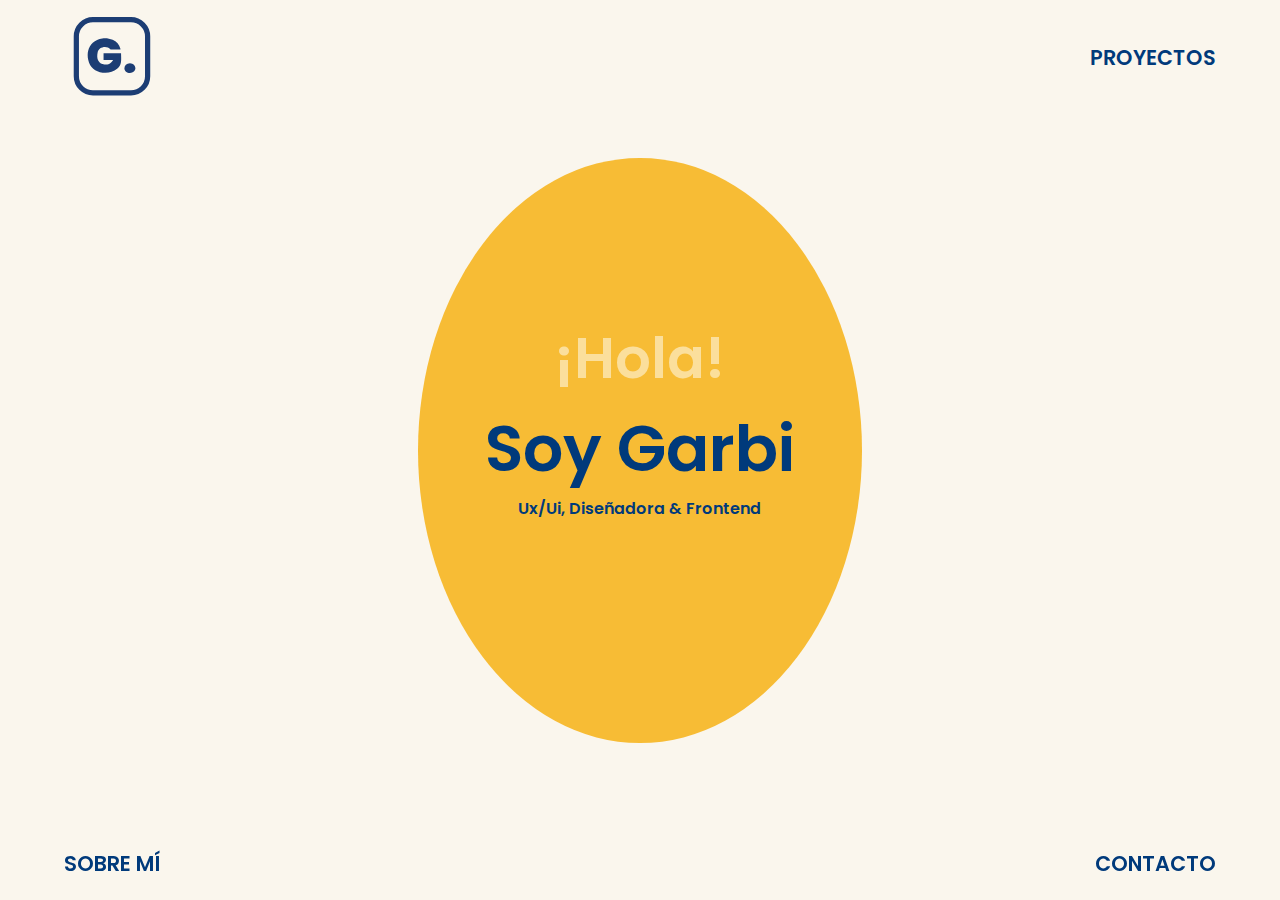
<file: index.html>
<!DOCTYPE html>
<html lang="en">
<head>
    <meta charset="UTF-8">
    <meta http-equiv="X-UA-Compatible" content="IE=edge">
    <meta name="viewport" content="width=device-width, initial-scale=1.0">
    <title>Garbi Mélida</title>
    <link rel="shortcut icon" href="img/Logo.G.naranja.svg" />

    <meta property= "og:sitename" content= "Garbi Melida"/>
    <meta property= "og:title" content="Garbi Melida"/>
    <meta property= "og:description" content= "Hola, Soy Garbi Mélida. Ux/UI, Diseñadora y Frontend. Esta es mi Web donde puedes saber más sobre mí y ver algunos de mis proyectos."/>
    <meta name="image" property= "og:image" content= "https://www.garbimelida.com/img/G.Redessociales.jpg">
    <meta property= "og:url" content="https://www.garbimelida.com"/>

    <link rel="stylesheet" href="https://cdn.jsdelivr.net/npm/bootstrap-icons@1.3.0/font/bootstrap-icons.css">
    <link rel="stylesheet" href="https://cdnjs.cloudflare.com/ajax/libs/font-awesome/5.15.1/css/all.min.css" integrity="sha512-+4zCK9k+qNFUR5X+cKL9EIR+ZOhtIloNl9GIKS57V1MyNsYpYcUrUeQc9vNfzsWfV28IaLL3i96P9sdNyeRssA==" crossorigin="anonymous" />

    <link rel="preconnect" href="https://fonts.gstatic.com">
    <link rel="stylesheet" href="https://fonts.googleapis.com/css2?family=Poppins:wght@100;300;400;500;600;700&display=swap" >

    <link rel="stylesheet" href="css/index.css">
    <script src="js/app.js" defer></script>

    
</head>
<body>
    

 <!-- ESTO ES LA CABEZERA -->

    <header>
        <div class="header">
    
            <div class="centrado">
    
                <h1 class="h1">
                    <a class="logo" href="index.html" title="Logo"><img src="img/Logo.G.svg" alt="Garbi"></a>
                </h1>
    
                
                 <i class="fas fa-bars"></i>
    
                 <nav class="nav">
                    <ul class="ul">
                        <li class="li"> <a class="a" href="proyectos.html" title="proyectos"> proyectos</a></li>
                        <li class="li"> <a class="a" href="mi.html" title="sobre mi"> sobre mí</a>
                        <li class="li"> <a class="a" href="contacto.html" title="contacto"> contacto</a>
                    </ul>
                 </nav> 
                      
                 <div class="proyectos">
                    <a class="a" href="proyectos.html" title="Proyectos"> proyectos</a>
                 </div>
    
            
            </div>
    
        </div>
            
         
    </header>



<!-- ESTO ES EL CUERPO -->


<main>
    <div class="main"> 

        <div class="centrado">

            <div class="fondo">

                <div class="circulo"> 
                    <section class="texto 1">
                        <p class="p1">¡Hola!</p>
                        <h2 class="h2"> Soy Garbi</h2>
                    </section>
                    <section class="texto 2">
                        <h3 class="h3"> Ux/Ui, Diseñadora & Frontend</h3>
                        
                     </section>


                </div>
    

            </div>

        </div>

    </div>
 
</main>




<!-- ESTO ES EL PIE -->


<footer>

    <div class="footer">
        <div class="centrado">

            <div class="mi">
                <a class="a" href="mi.html" title="Sobre mi"> Sobre mí</a>
            </div>

            <div class="social">
                <ul class="rrss">
                <li class="red-social"><a class="a" href="https://www.instagram.com/soy.garbi/" title="Instagram" target="_blank" rel="noopener noreferrer"><i class="fab fa-instagram"></i></a></li>
                <li class="red-social"><a class="a" href="https://github.com/garbimelida" title="Github" target="_blank" rel="noopener noreferrer"><i class="fab fa-github"></i></a></li>
                <li class="red-social"><a class="a" href="https://www.linkedin.com/in/garbimelida/" title="linkedin" target="_blank" rel="noopener noreferrer"><i class="fab fa-linkedin"></i></a></li> 
                </ul>
            </div>

            <div class="contacto">
                <a class="a" href="contacto.html" title="Contacto"> Contacto</a>
            </div>

            

        </div>
    </div>

</footer>




</body>
</html>
</file>
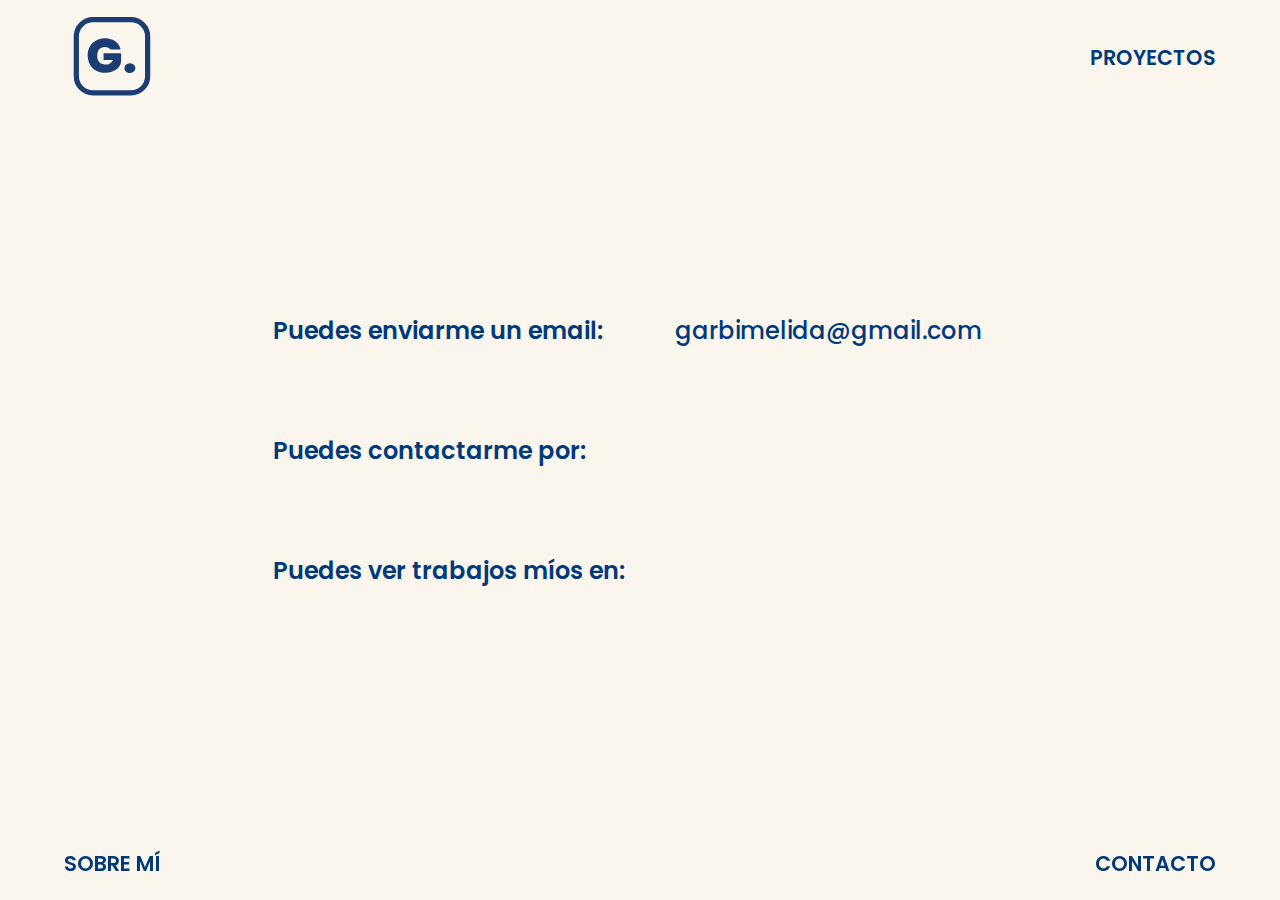
<file: contacto.html>
<!DOCTYPE html>
<html lang="en">
<head>
    <meta charset="UTF-8">
    <meta http-equiv="X-UA-Compatible" content="IE=edge">
    <meta name="viewport" content="width=device-width, initial-scale=1.0">
    <title>Garbi Mélida</title>
    <link rel="shortcut icon" href="img/Logo.G.naranja.svg" />

    <link rel="stylesheet" href="https://cdn.jsdelivr.net/npm/bootstrap-icons@1.3.0/font/bootstrap-icons.css">
    <link rel="stylesheet" href="https://cdnjs.cloudflare.com/ajax/libs/font-awesome/5.15.1/css/all.min.css" integrity="sha512-+4zCK9k+qNFUR5X+cKL9EIR+ZOhtIloNl9GIKS57V1MyNsYpYcUrUeQc9vNfzsWfV28IaLL3i96P9sdNyeRssA==" crossorigin="anonymous" />

    <link rel="preconnect" href="https://fonts.gstatic.com">
    <link rel="stylesheet" href="https://fonts.googleapis.com/css2?family=Poppins:wght@100;300;400;500;600;700&display=swap" >

    <link rel="stylesheet" href="css/contacto.css">
    <script src="js/app.js" defer></script>
</head>
<body>
    


    <header>
        <div class="header">
    
            <div class="centrado">
    
                <h1 class="h1">
                    <a class="logo" href="index.html" title="Logo"><img src="img/Logo.G.svg" alt="Garbi"></a>
                </h1>
    
                
                 <i class="fas fa-bars"></i>
    
                 <nav class="nav">
                    <ul class="ul">
                        <li class="li"> <a class="a" href="proyectos.html" title="proyectos"> proyectos</a></li>
                        <li class="li"> <a class="a" href="mi.html" title="sobre mi"> sobre mí</a>
                        <li class="li"> <a class="a" href="contacto.html" title="contacto"> contacto</a>
                    </ul>
                 </nav> 
                      
                 <div class="proyectos">
                    <a class="a" href="proyectos.html" title="Proyectos"> proyectos</a>
                 </div>
    
            
            </div>
    
        </div>
            
         
    </header>






<main>
    <div class="main"> 

        <div class="centrado">

            <div class="info"> 

                <div class="apartado">
                    <p class="p1">Puedes enviarme un email:</p>
                    <a class="correo" href="mailto:garbimelida@gmail.com" title="correo" target="_blank" rel="noopener noreferrer">garbimelida@gmail.com</a>

                </div>

                <div class="apartado">
                    <p class="p2">Puedes contactarme por:</p>
                    <a class="a" href="https://www.linkedin.com/in/garbimelida/" title="linkedin" target="_blank" rel="noopener noreferrer"><i class="fab fa-linkedin"></i></a>

                </div>

                <div class="apartado">
                    <p class="p">Puedes ver trabajos míos en:</p>
                    <ul class="rrss"> 
                        <li class="red-social"><a class="a" href="https://www.instagram.com/soy.garbi/" title="Instagram" target="_blank" rel="noopener noreferrer"><i class="fab fa-instagram"></i></a></li>
                        <li class="red-social"><a class="a" href="https://github.com/garbimelida" title="Github" target="_blank" rel="noopener noreferrer"><i class="fab fa-github"></i></a></li>
                    </ul>

                </div>



             </div>

        </div>


     </div>

          
    
</main>







<footer>

    <div class="footer">
        <div class="centrado">

            <div class="mi">
                <a class="a" href="mi.html" title="Sobre mi"> Sobre mí</a>
            </div>

            <div class="contacto">
                <a class="a" href="contacto.html" title="Contacto"> Contacto</a>
            </div>

            

        </div>
    </div>

</footer>




</body>
</html>
</file>
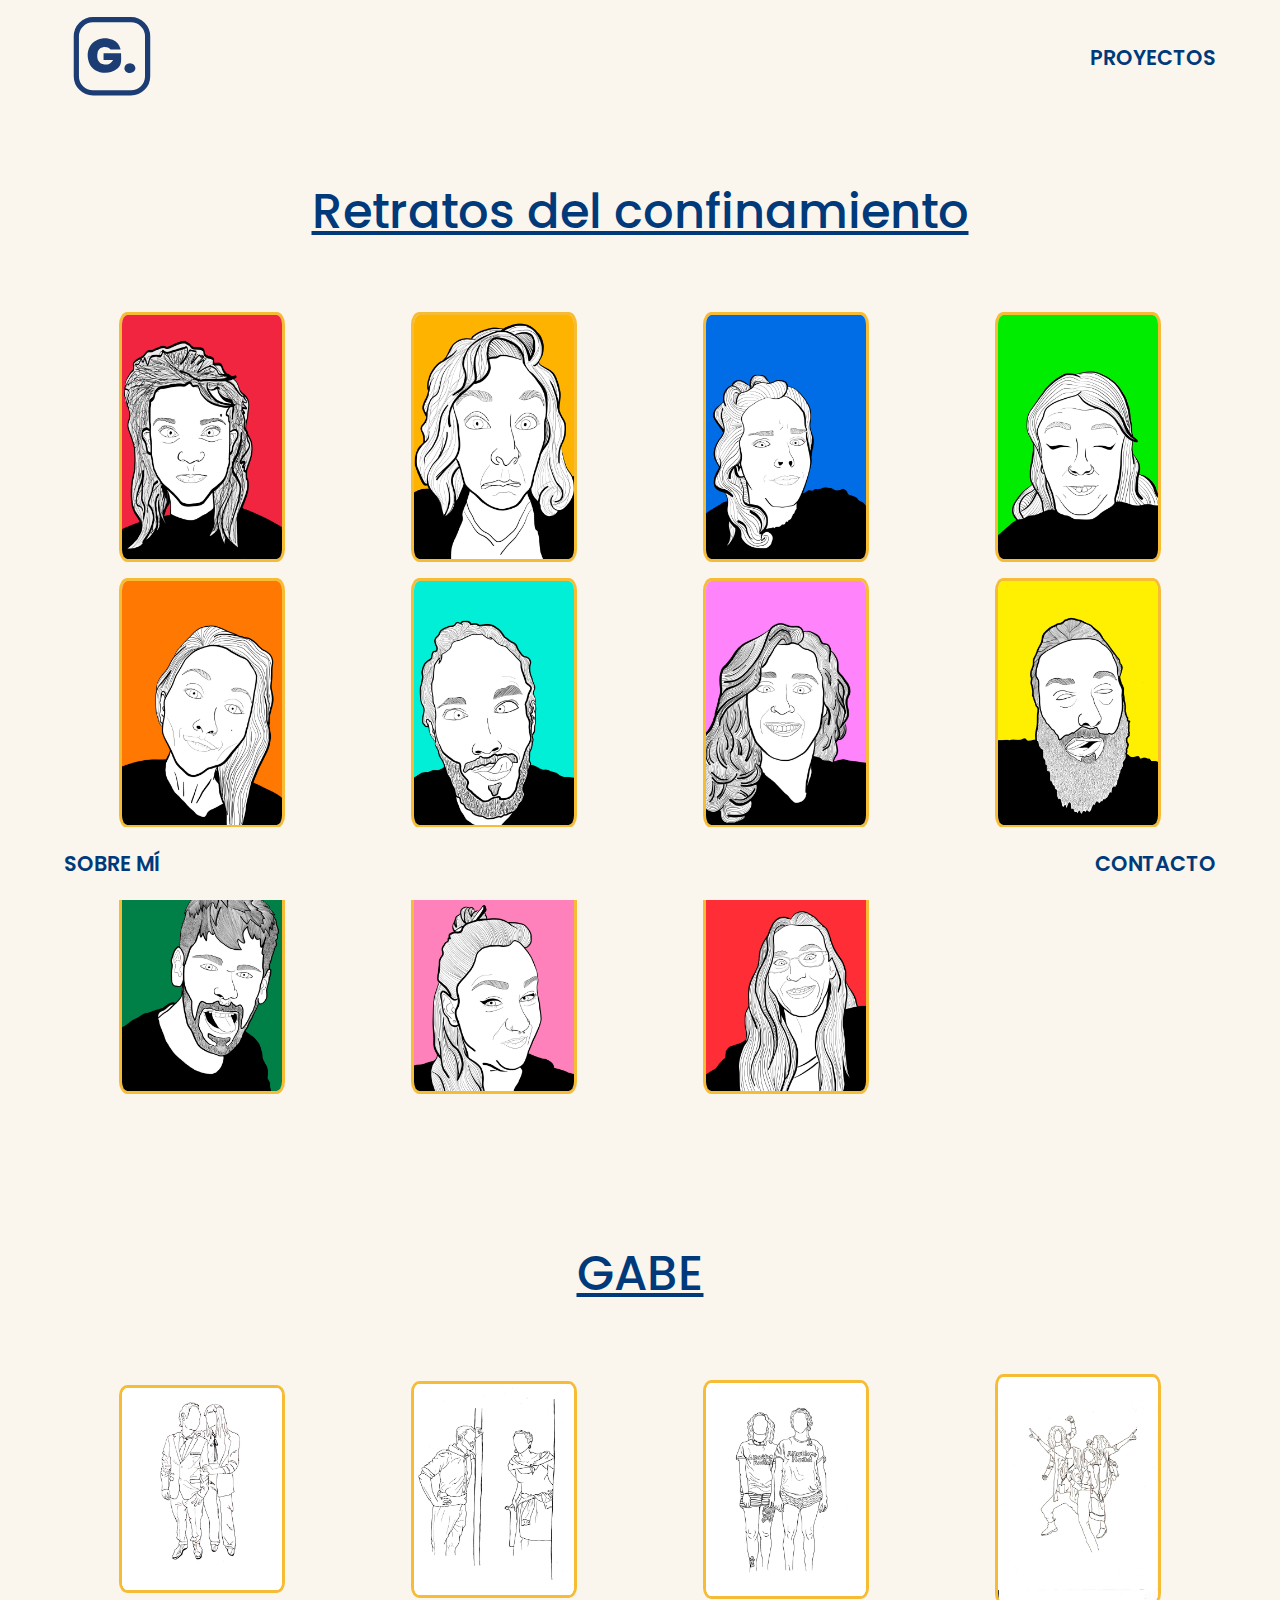
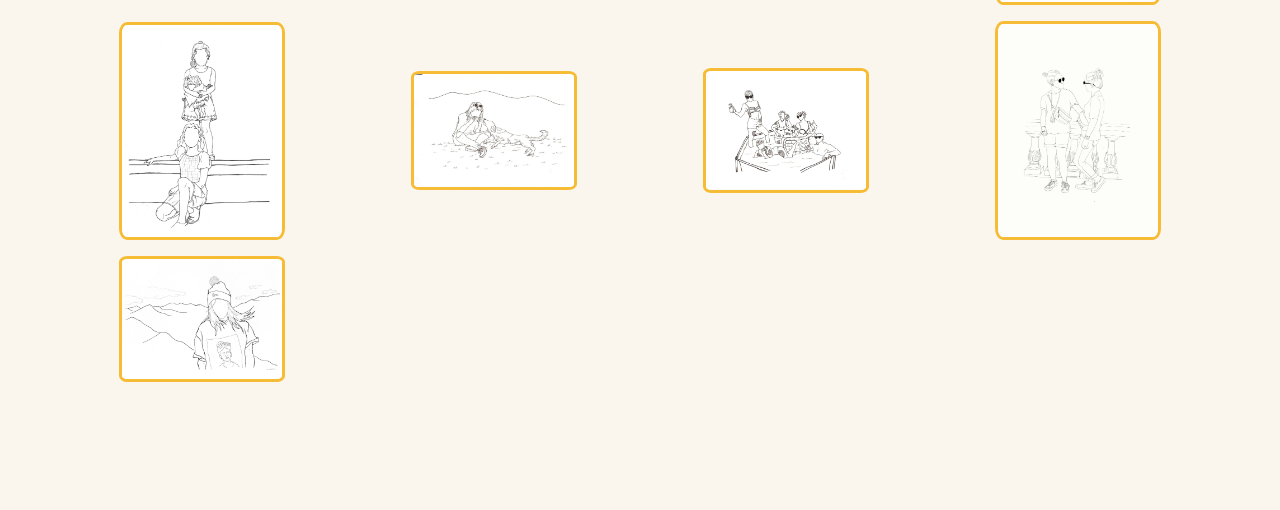
<file: disenos.html>
<!DOCTYPE html>
<html lang="en">
<head>
    <meta charset="UTF-8">
    <meta http-equiv="X-UA-Compatible" content="IE=edge">
    <meta name="viewport" content="width=device-width, initial-scale=1.0">
    <title>Garbi Mélida</title>
    <link rel="shortcut icon" href="img/Logo.G.naranja.svg" />

    <link rel="stylesheet" href="https://cdn.jsdelivr.net/npm/bootstrap-icons@1.3.0/font/bootstrap-icons.css">
    <link rel="stylesheet" href="https://cdnjs.cloudflare.com/ajax/libs/font-awesome/5.15.1/css/all.min.css" integrity="sha512-+4zCK9k+qNFUR5X+cKL9EIR+ZOhtIloNl9GIKS57V1MyNsYpYcUrUeQc9vNfzsWfV28IaLL3i96P9sdNyeRssA==" crossorigin="anonymous" />

    <link rel="preconnect" href="https://fonts.gstatic.com">
    <link rel="stylesheet" href="https://fonts.googleapis.com/css2?family=Poppins:wght@100;300;400;500;600;700&display=swap" >

    <link rel="stylesheet" href="css/disenos.css">
    
    <script src="js/app.js" defer></script>
</head>





<body>
    



<!-- LIGHTBOX -->
<div class="imagenes">

  <!-- RETRATOS DE CONFINAMIENTO -->

  <div class="lightbox 0">
    <i class="fas fa-times"></i>
    <img class="limi" src="img/retratos/Shey.jpg" alt="">
  </div>

  <div class="lightbox 1">
    <i class="fas fa-times"></i>
    <img class="limi" src="img/retratos/Rakk.jpg" alt="">
  </div>
  
  <div class="lightbox 2">
    <i class="fas fa-times"></i>
    <img class="limi" src="img/retratos/Yara.jpg" alt="">
  </div>


  <div class="lightbox 3">
    <i class="fas fa-times"></i>
    <img class="limi" src="img/retratos/Olena.jpg" alt="">
  </div>

  <div class="lightbox 4">
    <i class="fas fa-times"></i>
    <img class="limi" src="img/retratos/Rebeca.jpg" alt="">
  </div>
  
  <div class="lightbox 5">
    <i class="fas fa-times"></i>
    <img class="limi" src="img/retratos/Erlantz.jpg" alt="">
  </div>


  <div class="lightbox 6">
    <i class="fas fa-times"></i>
    <img class="limi" src="img/retratos/Maitane.jpg" alt="">
  </div>

  <div class="lightbox 7">
    <i class="fas fa-times"></i>
    <img class="limi" src="img/retratos/Matauko.jpg" alt="">
  </div>
  
  <div class="lightbox 8">
    <i class="fas fa-times"></i>
    <img class="limi" src="img/retratos/PABLO.jpg" alt="">
  </div>

  <div class="lightbox 9">
    <i class="fas fa-times"></i>
    <img class="limi" src="img/retratos/Tatti.jpg" alt="">
  </div>

  <div class="lightbox 10">
    <i class="fas fa-times"></i>
    <img class="limi" src="img/retratos/MAIDER.jpg" alt="">
  </div>

  <!-- GABE -->

  <div class="lightbox 11">
    <i class="fas fa-times"></i>
    <img class="limi" src="img/Gabe/Z.jpg" alt="">
  </div>

  <div class="lightbox 12">
    <i class="fas fa-times"></i>
    <img class="limi" src="img/Gabe/Y.jpg" alt="">
  </div>
  
  <div class="lightbox 13">
    <i class="fas fa-times"></i>
    <img class="limi" src="img/Gabe/X.jpg" alt="">
  </div>


  <div class="lightbox 14">
    <i class="fas fa-times"></i>
    <img class="limi" src="img/Gabe/W.jpg" alt="">
  </div>

  <div class="lightbox 15">
    <i class="fas fa-times"></i>
    <img class="limi" src="img/Gabe/V.jpg" alt="">
  </div>
  
  <div class="lightbox 16">
    <i class="fas fa-times"></i>
    <img class="limi" src="img/Gabe/U.jpg" alt="">
  </div>


  <div class="lightbox 17">
    <i class="fas fa-times"></i>
    <img class="limi" src="img/Gabe/T.jpg" alt="">
  </div>

  <div class="lightbox 18">
    <i class="fas fa-times"></i>
    <img class="limi" src="img/Gabe/S.jpg" alt="">
  </div>
  
  <div class="lightbox 19">
    <i class="fas fa-times"></i>
    <img class="limi" src="img/Gabe/R.jpg" alt="">
  </div>


</div>
  



<header>
  <div class="header">

      <div class="centrado">

          <h1 class="h1">
              <a class="logo" href="index.html" title="Logo"><img src="img/Logo.G.svg" alt="Garbi"></a>
          </h1>

          
           <i class="fas fa-bars"></i>

           <nav class="nav">
              <ul class="ul">
                  <li class="li"> <a class="a" href="proyectos.html" title="proyectos"> proyectos</a></li>
                  <li class="li"> <a class="a" href="mi.html" title="sobre mi"> sobre mí</a>
                  <li class="li"> <a class="a" href="contacto.html" title="contacto"> contacto</a>
              </ul>
           </nav> 
                
           <div class="proyectos">
              <a class="a" href="proyectos.html" title="Proyectos"> proyectos</a>
           </div>

      
      </div>

  </div>
      
   
</header>
        
     
</header>




<main>
    <div class="main"> 

        <div class="centrado">

            <section class="trabajos" id="retrtos">
                
                <h2 class="titulo"> Retratos del confinamiento</h2>

                <div class="grid">

                  <article class="article 0">
                    <img class="img" src="img/retratos/Shey.jpg" alt="imagen 01">
                    <h4 class="overlay">Sheyla</h4>
                  </article>
                 <article class="article 1">
                    <img class="img" src="img/retratos/Rakk.jpg" alt="imagen 02">
                    <h4 class="overlay">Raquel</h4>
                  </article>
                  <article class="article 2">
                    <img class="img" src="img/retratos/Yara.jpg" alt="Yara">
                    <h4 class="overlay">Yara</h4>
                  </article>
                  <article class="article 3">
                    <img class="img" src="img/retratos/Olena.jpg" alt="Olena">
                    <h4 class="overlay">Olena</h4>
                  </article>
                  <article class="article 4">
                    <img class="img" src="img/retratos/Rebeca.jpg" alt="Rebeca">
                    <h4 class="overlay">Rebeca</h4>
                  </article>
                  <article class="article 5">
                    <img class="img" src="img/retratos/Erlantz.jpg" alt="Erlantz">
                    <h4 class="overlay">Erlantz</h4>
                  </article>
                  <article class="article 6">
                    <img class="img" src="img/retratos/Maitane.jpg" alt="Maitane">
                    <h4 class="overlay">Maitane</h4>
                  </article>
                  <article class="article 7">
                    <img class="img" src="img/retratos/Matauko.jpg" alt="Matauko">
                    <h4 class="overlay">Matauko</h4>
                  </article>
                  <article class="article 8">
                    <img class="img" src="img/retratos/PABLO.jpg" alt="Pablo">
                    <h4 class="overlay">Pablo</h4>
                  </article>
                  <article class="article 9">
                    <img class="img" src="img/retratos/Tatti.jpg" alt="Tatti">
                    <h4 class="overlay">Tatti</h4>
                  </article>
                  <article class="article 10">
                    <img class="img" src="img/retratos/MAIDER.jpg" alt="Maider">
                    <h4 class="overlay">Rebeca</h4>
                  </article>
                
                </div>
              </section>



              <section class="section trabajos" id="Gabe">
                
                <h2 class="titulo"> GABE</h2>

                <div class="grid">
          
                  <article class="article 11">
                    <img class="img" src="img/Gabe/Z.jpg" alt="Z">
                    <h4 class="overlay">Z</h4>
                  </article>
                  <article class="article 12">
                    <img class="img" src="img/Gabe/Y.jpg" alt="Y">
                    <h4 class="overlay">Y</h4>
                  </article>
                  <article class="article 13">
                    <img class="img" src="img/Gabe/X.jpg" alt="X">
                    <h4 class="overlay">X</h4>
                  </article>
                  <article class="article 14">
                    <img class="img" src="img/Gabe/W.jpg" alt="W">
                    <h4 class="overlay">W</h4>
                  </article>
                  <article class="article 15">
                    <img class="img" src="img/Gabe/V.jpg" alt="V">
                    <h4 class="overlay">V</h4>
                  </article>
                  <article class="article 16">
                    <img class="img" src="img/Gabe/U.jpg" alt="U">
                    <h4 class="overlay">U</h4>
                  </article>
                  <article class="article 17">
                    <img class="img" src="img/Gabe/T.jpg" alt="T">
                    <h4 class="overlay">T</h4>
                  </article>
                  <article class="article 18">
                    <img class="img" src="img/Gabe/S.jpg" alt="S">
                    <h4 class="overlay">S</h4>
                  </article>
                  <article class="article 19">
                    <img class="img" src="img/Gabe/R.jpg" alt="R">
                    <h4 class="overlay">R</h4>
                  </article>
                  
                
                </div>
                
                          
                
              </section>

         </div>

     </div>      
    
</main>







<footer>

    <div class="footer">
        <div class="centrado">

            <div class="mi">
                <a class="a" href="mi.html" title="Proyectos"> Sobre mí</a>
            </div>

            <div class="social">
              <ul class="rrss">
              <li class="red-social"><a class="a" href="https://www.instagram.com/soy.garbi/" title="Instagram" target="_blank" rel="noopener noreferrer"><i class="fab fa-instagram"></i></a></li>
              <li class="red-social"><a class="a" href="https://github.com/garbimelida" title="Github" target="_blank" rel="noopener noreferrer"><i class="fab fa-github"></i></a></li>
              <li class="red-social"><a class="a" href="https://www.linkedin.com/in/garbimelida/" title="linkedin" target="_blank" rel="noopener noreferrer"><i class="fab fa-linkedin"></i></a></li> 
              </ul>
          </div>

            <div class="contacto">
                <a class="a" href="contacto.html" title="Contacto"> Contacto</a>
            </div>

            

        </div>
    </div>

</footer>




</body>
</html>
</file>
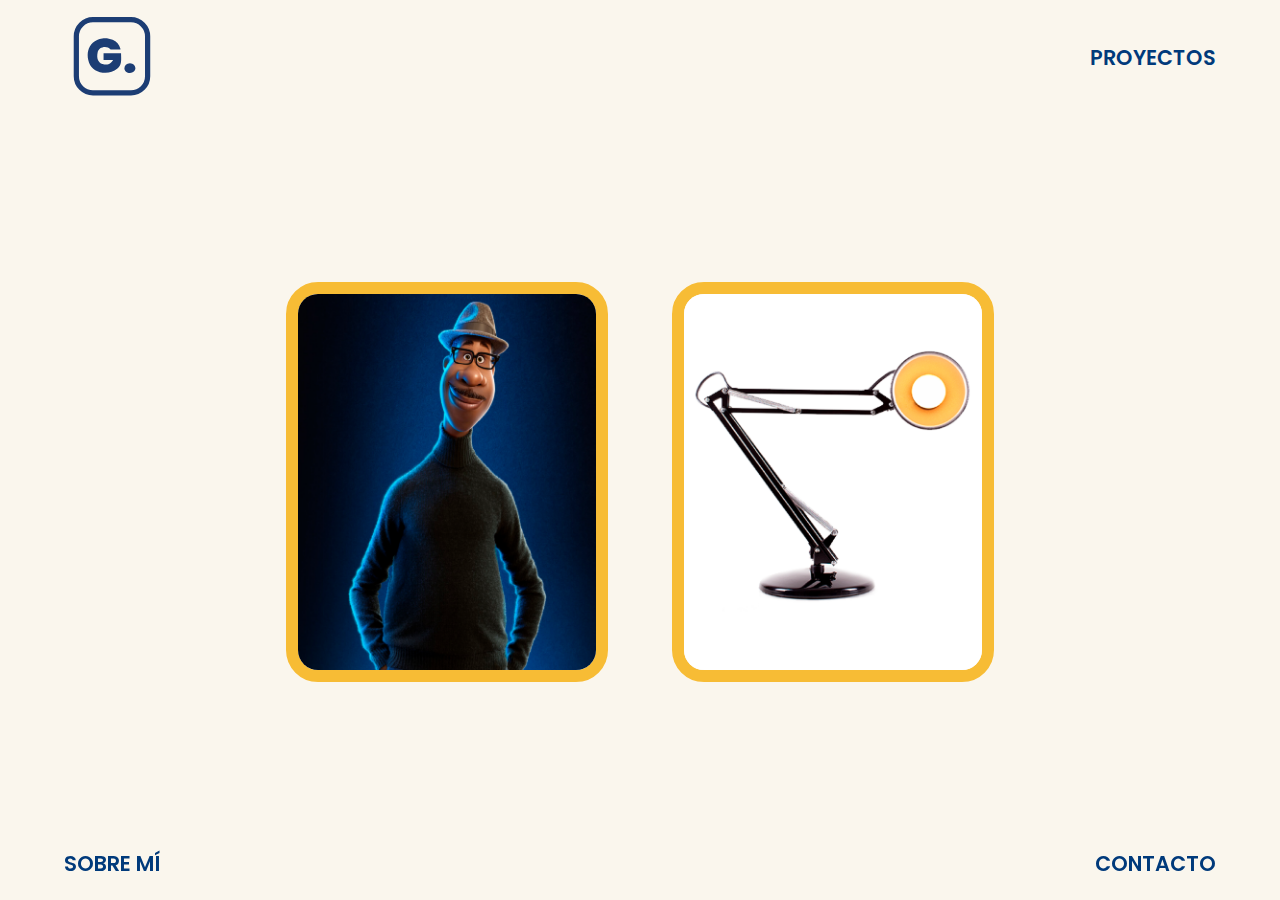
<file: frontend.html>
<!DOCTYPE html>
<html lang="en">
<head>
    <meta charset="UTF-8">
    <meta http-equiv="X-UA-Compatible" content="IE=edge">
    <meta name="viewport" content="width=device-width, initial-scale=1.0">
    <title>Garbi Mélida</title>
    <link rel="shortcut icon" href="img/Logo.G.naranja.svg" />

    <link rel="stylesheet" href="https://cdn.jsdelivr.net/npm/bootstrap-icons@1.3.0/font/bootstrap-icons.css">
    <link rel="stylesheet" href="https://cdnjs.cloudflare.com/ajax/libs/font-awesome/5.15.1/css/all.min.css" integrity="sha512-+4zCK9k+qNFUR5X+cKL9EIR+ZOhtIloNl9GIKS57V1MyNsYpYcUrUeQc9vNfzsWfV28IaLL3i96P9sdNyeRssA==" crossorigin="anonymous" />

    <link rel="preconnect" href="https://fonts.gstatic.com">
    <link rel="stylesheet" href="https://fonts.googleapis.com/css2?family=Poppins:wght@100;300;400;500;600;700&display=swap" >

    <link rel="stylesheet" href="css/frontend.css">
    <script src="js/app.js" defer></script>
</head>
<body>
    


    <header>
        <div class="header">
    
            <div class="centrado">
    
                <h1 class="h1">
                    <a class="logo" href="index.html" title="Logo"><img src="img/Logo.G.svg" alt="Garbi"></a>
                </h1>
    
                
                 <i class="fas fa-bars"></i>
    
                 <nav class="nav">
                    <ul class="ul">
                        <li class="li"> <a class="a" href="proyectos.html" title="proyectos"> proyectos</a></li>
                        <li class="li"> <a class="a" href="mi.html" title="sobre mi"> sobre mí</a>
                        <li class="li"> <a class="a" href="contacto.html" title="contacto"> contacto</a>
                    </ul>
                 </nav> 
                      
                 <div class="proyectos">
                    <a class="a" href="proyectos.html" title="Proyectos"> proyectos</a>
                 </div>
    
            
            </div>
    
        </div>
            
         
    </header>






<main>
    <div class="main"> 

        <div class="centrado">

            <div class="grid">
                <article class="article pixar">

                    <a class="enlace" href="pixar.html" title="Enlace" >
                        <img class="img" src="img/PIXAR.png" alt="Pixar">
                         <h2 class="overlay">Pixar</h2>
                     </a>
                    
                  </article>

                  <article class="article stklm">

                    <a class="enlace" href="stklm.html" title="Enlace" >
                        <img class="img" src="img/STKLM.png" alt="Stockholm">
                    <h2 class="overlay">STKL</h2>
                    </a>

                    
                  </article>
            </div>

        </div>

     </div>




          
    
</main>







<footer>

    <div class="footer">
        <div class="centrado">

            <div class="mi">
                <a class="a" href="mi.html" title="Sobre mi"> Sobre mí</a>
            </div>

            <div class="social">
                <ul class="rrss">
                <li class="red-social"><a class="a" href="https://www.instagram.com/soy.garbi/" title="Instagram" target="_blank" rel="noopener noreferrer"><i class="fab fa-instagram"></i></a></li>
                <li class="red-social"><a class="a" href="https://github.com/garbimelida" title="Github" target="_blank" rel="noopener noreferrer"><i class="fab fa-github"></i></a></li>
                <li class="red-social"><a class="a" href="https://www.linkedin.com/in/garbimelida/" title="linkedin" target="_blank" rel="noopener noreferrer"><i class="fab fa-linkedin"></i></a></li> 
                </ul>
            </div>

            <div class="contacto">
                <a class="a" href="contacto.html" title="Contacto"> Contacto</a>
            </div>

            

        </div>
    </div>

</footer>




</body>
</html>
</file>
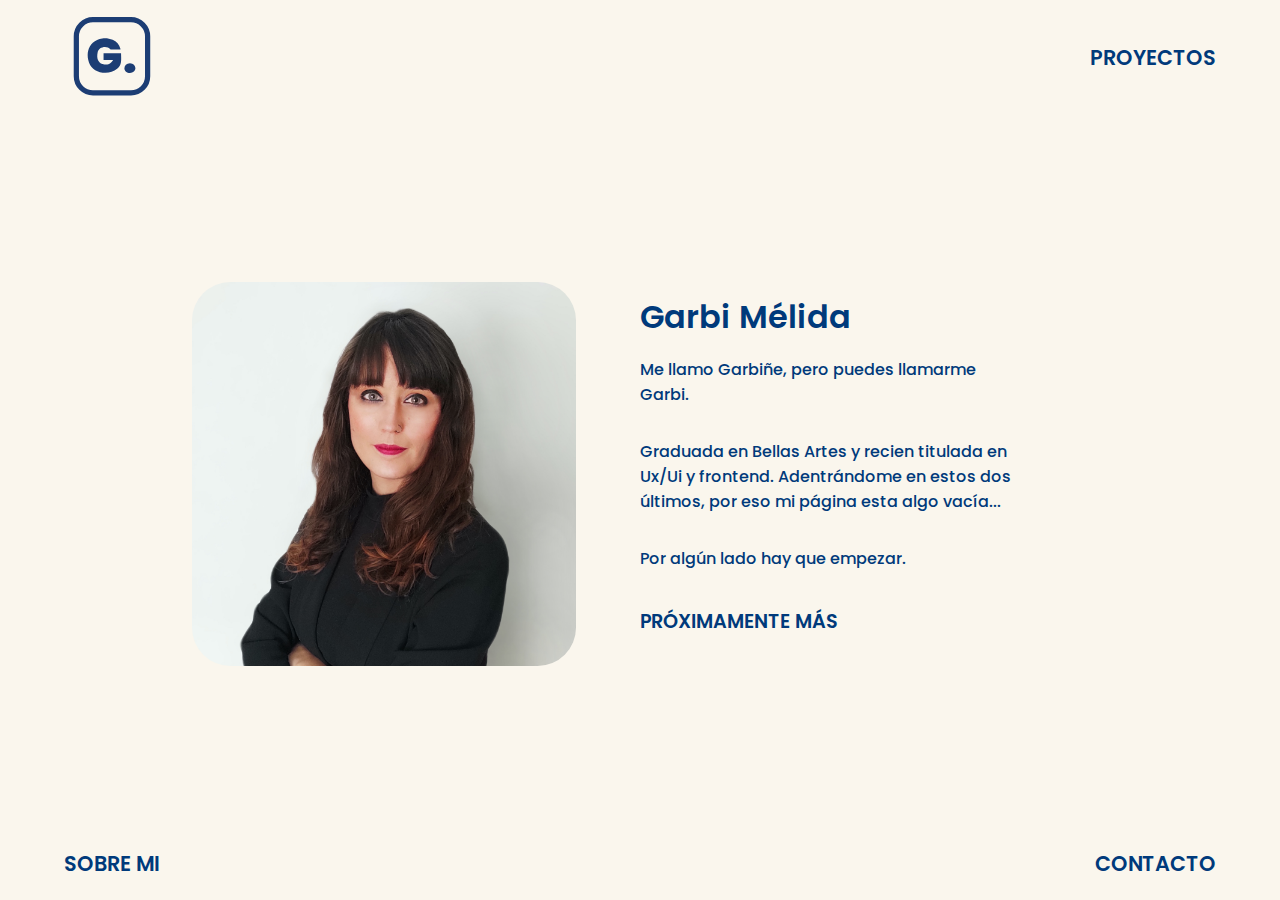
<file: mi.html>
<!DOCTYPE html>
<html lang="en">
<head>
    <meta charset="UTF-8">
    <meta http-equiv="X-UA-Compatible" content="IE=edge">
    <meta name="viewport" content="width=device-width, initial-scale=1.0">
    <title>Garbi Mélida</title>
    <link rel="shortcut icon" href="img/Logo.G.naranja.svg" />

    <link rel="stylesheet" href="https://cdn.jsdelivr.net/npm/bootstrap-icons@1.3.0/font/bootstrap-icons.css">
    <link rel="stylesheet" href="https://cdnjs.cloudflare.com/ajax/libs/font-awesome/5.15.1/css/all.min.css" integrity="sha512-+4zCK9k+qNFUR5X+cKL9EIR+ZOhtIloNl9GIKS57V1MyNsYpYcUrUeQc9vNfzsWfV28IaLL3i96P9sdNyeRssA==" crossorigin="anonymous" />

    <link rel="preconnect" href="https://fonts.gstatic.com">
    <link rel="stylesheet" href="https://fonts.googleapis.com/css2?family=Poppins:wght@100;300;400;500;600;700&display=swap" >

    <link rel="stylesheet" href="css/mi.css">
    <script src="js/app.js" defer></script>

</head>
<body>
    


<header>
    <div class="header">

        <div class="centrado">

            <h1 class="h1">
                <a class="logo" href="index.html" title="Logo"><img src="img/Logo.G.svg" alt="Garbi"></a>
            </h1>

            
             <i class="fas fa-bars"></i>

             <nav class="nav">
                <ul class="ul">
                    <li class="li"> <a class="a" href="proyectos.html" title="proyectos"> proyectos</a></li>
                    <li class="li"> <a class="a" href="mi.html" title="sobre mi"> sobre mi</a>
                    <li class="li"> <a class="a" href="contacto.html" title="contacto"> contacto</a>
                </ul>
             </nav> 
                  
             <div class="proyectos">
                <a class="a" href="proyectos.html" title="Proyectos"> proyectos</a>
             </div>

        
        </div>

    </div>
        
     
</header>






<main>
    <div class="main"> 

        <div class="centrado">

                <div class="columna yo">
                    <img class="img" src="img/foto-yo.jpeg" alt="yo">
                    
                </div>

                <div class="columna">
                    <div class="texto">
                        <h2 class="presentacion">Garbi Mélida</h2>
                        <p class="p"> Me llamo Garbiñe, pero puedes llamarme <strong>Garbi</strong>.</p>
                         <p class="p"> Graduada en Bellas Artes y recien titulada en  <strong>Ux</strong>/<strong>Ui</strong> y <strong>frontend</strong>. Adentrándome en estos dos últimos,
                        por eso mi página esta algo vacía...</p> 
                         <p class="p">Por algún lado hay que empezar.</p> 
                         <p class="proximamente">PRÓXIMAMENTE MÁS</p>

                    </div>
                    
                    
                    
                </div>


               
                     
        </div>

         
    </div>


        
</main>







<footer>

    <div class="footer">
        <div class="centrado">

            <div class="mi">
                <a class="a" href="mi.html" title="Sobre mi"> Sobre mi</a>
            </div>

            <div class="social">
                <ul class="rrss">
                <li class="red-social"><a class="a" href="https://www.instagram.com/soy.garbi/" title="Instagram" target="_blank" rel="noopener noreferrer"><i class="fab fa-instagram"></i></a></li>
                <li class="red-social"><a class="a" href="https://github.com/garbimelida" title="Github" target="_blank" rel="noopener noreferrer"><i class="fab fa-github"></i></a></li>
                <li class="red-social"><a class="a" href="https://www.linkedin.com/in/garbimelida/" title="linkedin" target="_blank" rel="noopener noreferrer"><i class="fab fa-linkedin"></i></a></li> 
                </ul>
            </div>

            <div class="contacto">
                <a class="a" href="contacto.html" title="Contacto"> Contacto</a>
            </div>

            

        </div>
    </div>

</footer>




</body>
</html>
</file>
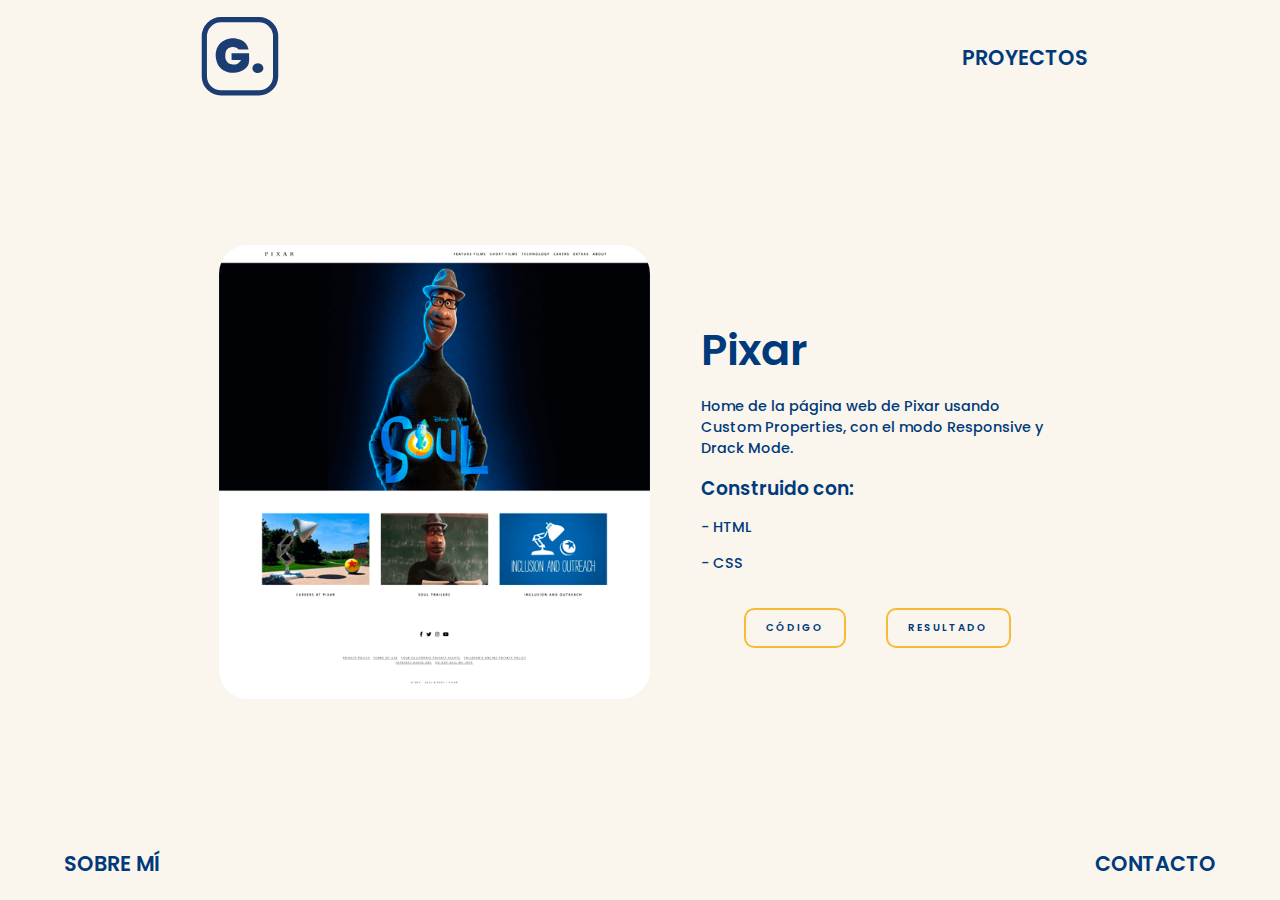
<file: pixar.html>
<!DOCTYPE html>
<html lang="en">
<head>
    <meta charset="UTF-8">
    <meta http-equiv="X-UA-Compatible" content="IE=edge">
    <meta name="viewport" content="width=device-width, initial-scale=1.0">
    <title>Garbi Mélida</title>
    <link rel="shortcut icon" href="img/Logo.G.naranja.svg" />

    <link rel="stylesheet" href="https://cdn.jsdelivr.net/npm/bootstrap-icons@1.3.0/font/bootstrap-icons.css">
    <link rel="stylesheet" href="https://cdnjs.cloudflare.com/ajax/libs/font-awesome/5.15.1/css/all.min.css" integrity="sha512-+4zCK9k+qNFUR5X+cKL9EIR+ZOhtIloNl9GIKS57V1MyNsYpYcUrUeQc9vNfzsWfV28IaLL3i96P9sdNyeRssA==" crossorigin="anonymous" />

    <link rel="preconnect" href="https://fonts.gstatic.com">
    <link rel="stylesheet" href="https://fonts.googleapis.com/css2?family=Poppins:wght@100;300;400;500;600;700&display=swap" >

    <link rel="stylesheet" href="css/pixar.css">
    <script src="js/app.js" defer></script>
</head>
<body>
    



    <header>
        <div class="header">
    
            <div class="centrado">
    
                <h1 class="h1">
                    <a class="logo" href="index.html" title="Logo"><img src="img/Logo.G.svg" alt="Garbi"></a>
                </h1>
    
                
                 <i class="fas fa-bars"></i>
    
                 <nav class="nav">
                    <ul class="ul">
                        <li class="li"> <a class="a" href="proyectos.html" title="proyectos"> proyectos</a></li>
                        <li class="li"> <a class="a" href="mi.html" title="sobre mi"> sobre mí</a>
                        <li class="li"> <a class="a" href="contacto.html" title="contacto"> contacto</a>
                    </ul>
                 </nav> 
                      
                 <div class="proyectos">
                    <a class="a" href="proyectos.html" title="Proyectos"> proyectos</a>
                 </div>
    
            
            </div>
    
        </div>
            
         
    </header>





<main>
    <div class="main"> 

        <div class="centrado">

                <div class="foto">
                    <img class="img" src="img/PIXAR.entera.png" alt="îxar">
                    
                </div>

                <div class="texto">
                    <div class="descripcion">
                        <h2 class="nombre">Pixar</h2>
                        <p class="p">Home de la página web de Pixar usando Custom Properties, con el modo Responsive y Drack Mode.</p>
                        <p class="p2">Construido con: </p> 
                         <p class="p">- HTML</p> 
                         <p class="p">- CSS</p> 
                        
                    </div>
    
                    <div class="enlaces">
                        <a class="a" href="https://github.com/garbimelida/PIXAR" title="Github" target="_blank">Código</a>
                         <a class="a" href="https://garbimelida.github.io/PIXAR/" title="click" target="_blank">Resultado</a>
                    </div>
                </div>
                


               
                     
        </div>

         
    </div>


        
</main>







<footer>

    <div class="footer">
        <div class="centrado">

            <div class="mi">
                <a class="a" href="mi.html" title="Sobre mi"> Sobre mí</a>
            </div>
            
            <div class="social">
                <ul class="rrss">
                <li class="red-social"><a class="a" href="https://www.instagram.com/soy.garbi/" title="Instagram" target="_blank" rel="noopener noreferrer"><i class="fab fa-instagram"></i></a></li>
                <li class="red-social"><a class="a" href="https://github.com/garbimelida" title="Github" target="_blank" rel="noopener noreferrer"><i class="fab fa-github"></i></a></li>
                <li class="red-social"><a class="a" href="https://www.linkedin.com/in/garbimelida/" title="linkedin" target="_blank" rel="noopener noreferrer"><i class="fab fa-linkedin"></i></a></li> 
                </ul>
            </div>

            <div class="contacto">
                <a class="a" href="contacto.html" title="Contacto"> Contacto</a>
            </div>

            

        </div>
    </div>

</footer>




</body>
</html>
</file>
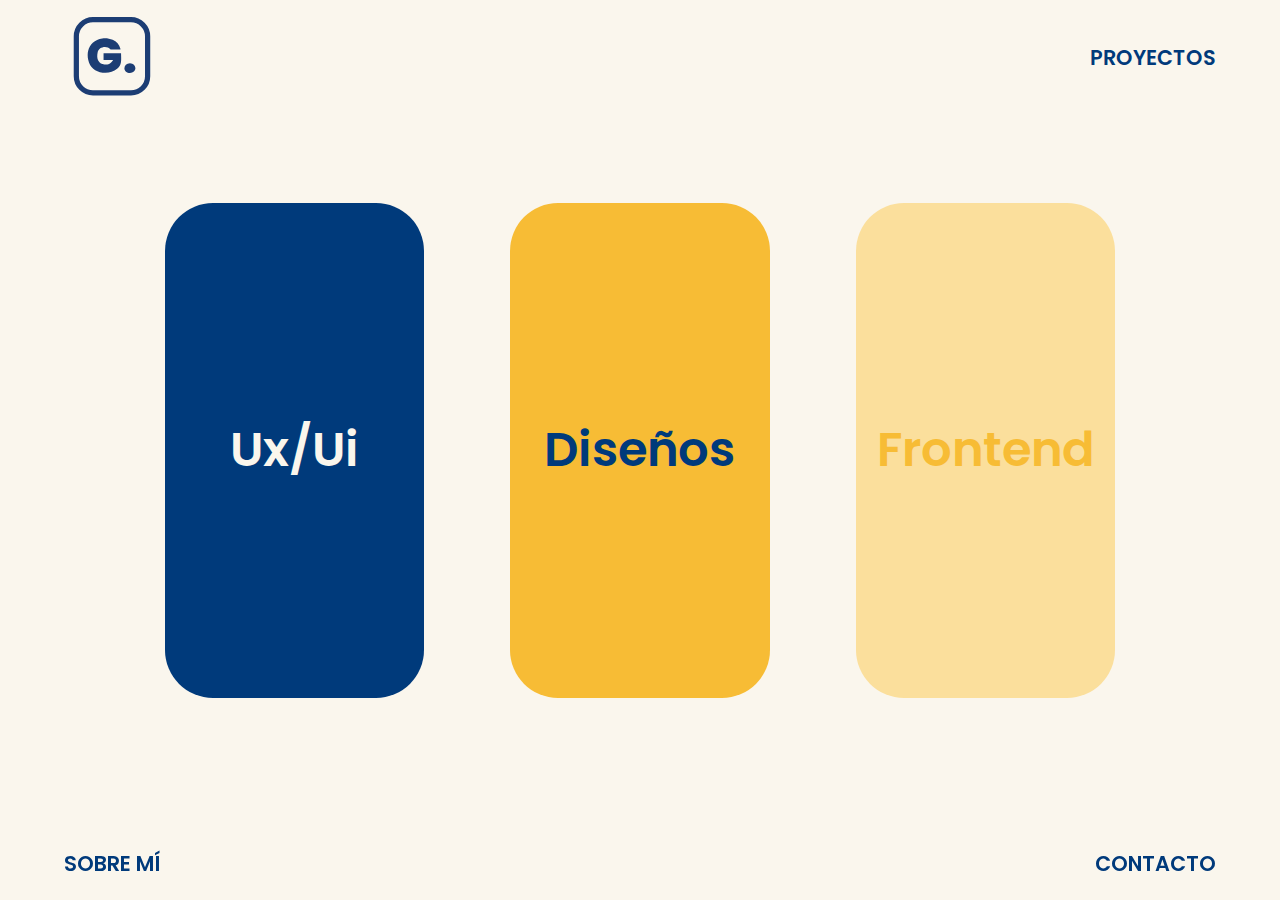
<file: proyectos.html>
<!DOCTYPE html>
<html lang="en">
<head>
    <meta charset="UTF-8">
    <meta http-equiv="X-UA-Compatible" content="IE=edge">
    <meta name="viewport" content="width=device-width, initial-scale=1.0">
    <title>Garbi Mélida</title>
    <link rel="shortcut icon" href="img/Logo.G.naranja.svg" />

    <link rel="stylesheet" href="https://cdn.jsdelivr.net/npm/bootstrap-icons@1.3.0/font/bootstrap-icons.css">
    <link rel="stylesheet" href="https://cdnjs.cloudflare.com/ajax/libs/font-awesome/5.15.1/css/all.min.css" integrity="sha512-+4zCK9k+qNFUR5X+cKL9EIR+ZOhtIloNl9GIKS57V1MyNsYpYcUrUeQc9vNfzsWfV28IaLL3i96P9sdNyeRssA==" crossorigin="anonymous" />

    <link rel="preconnect" href="https://fonts.gstatic.com">
    <link rel="stylesheet" href="https://fonts.googleapis.com/css2?family=Poppins:wght@100;300;400;500;600;700&display=swap" >

    <link rel="stylesheet" href="css/proyectos.css">
    <script src="js/app.js" defer></script>

</head>
<body>
    


    <header>
        <div class="header">
    
            <div class="centrado">
    
                <h1 class="h1">
                    <a class="logo" href="index.html" title="Logo"><img src="img/Logo.G.svg" alt="Garbi"></a>
                </h1>
    
                
                 <i class="fas fa-bars"></i>
    
                 <nav class="nav">
                    <ul class="ul">
                        <li class="li"> <a class="a" href="proyectos.html" title="proyectos"> proyectos</a></li>
                        <li class="li"> <a class="a" href="mi.html" title="sobre mi"> sobre mí</a>
                        <li class="li"> <a class="a" href="contacto.html" title="contacto"> contacto</a>
                    </ul>
                 </nav> 
                      
                 <div class="proyectos">
                    <a class="a" href="proyectos.html" title="Proyectos"> proyectos</a>
                 </div>
    
            
            </div>
    
        </div>
            
         
    </header>






<main>
    <div class="main"> 

        <div class="centrado">

            <div class="cuadrados"> 

                
                <a class="ficha" href="ux.html" title="Proyectos"><p class="p1">Ux/Ui</p></a>
                <a class="ficha naranja" href="disenos.html" title="Proyectos"><p class="p2">Diseños</p></a>
                <a class="ficha amarillo" href="frontend.html" title="Proyectos"><p class="p3">Frontend</p></a>
            

                
                
                
            </div>

         </div>

     </div>




          
    
</main>







<footer>

    <div class="footer">
        <div class="centrado">

            <div class="mi">
                <a class="a" href="mi.html" title="Sobre mi"> Sobre mí</a>
            </div>
            
            <div class="social">
                <ul class="rrss">
                <li class="red-social"><a class="a" href="https://www.instagram.com/soy.garbi/" title="Instagram" target="_blank" rel="noopener noreferrer"><i class="fab fa-instagram"></i></a></li>
                <li class="red-social"><a class="a" href="https://github.com/garbimelida" title="Github" target="_blank" rel="noopener noreferrer"><i class="fab fa-github"></i></a></li>
                <li class="red-social"><a class="a" href="https://www.linkedin.com/in/garbimelida/" title="linkedin" target="_blank" rel="noopener noreferrer"><i class="fab fa-linkedin"></i></a></li> 
                </ul>
            </div>

            <div class="contacto">
                <a class="a" href="contacto.html" title="Contacto"> Contacto</a>
            </div>

            

        </div>
    </div>

</footer>




</body>
</html>
</file>
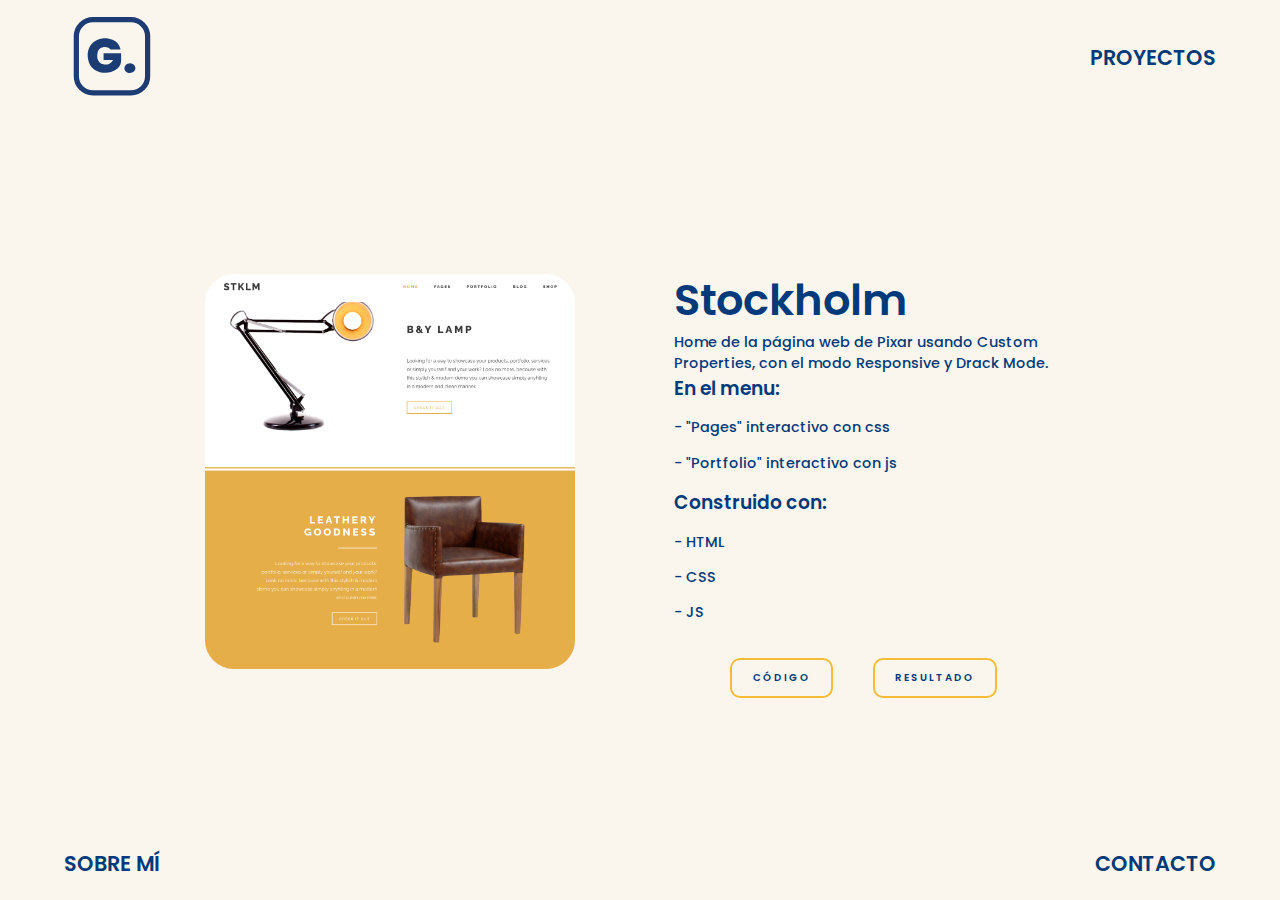
<file: stklm.html>
<!DOCTYPE html>
<html lang="en">
<head>
    <meta charset="UTF-8">
    <meta http-equiv="X-UA-Compatible" content="IE=edge">
    <meta name="viewport" content="width=device-width, initial-scale=1.0">
    <title>Garbi Mélida</title>
    <link rel="shortcut icon" href="img/Logo.G.naranja.svg" />

    <link rel="stylesheet" href="https://cdn.jsdelivr.net/npm/bootstrap-icons@1.3.0/font/bootstrap-icons.css">
    <link rel="stylesheet" href="https://cdnjs.cloudflare.com/ajax/libs/font-awesome/5.15.1/css/all.min.css" integrity="sha512-+4zCK9k+qNFUR5X+cKL9EIR+ZOhtIloNl9GIKS57V1MyNsYpYcUrUeQc9vNfzsWfV28IaLL3i96P9sdNyeRssA==" crossorigin="anonymous" />

    <link rel="preconnect" href="https://fonts.gstatic.com">
    <link rel="stylesheet" href="https://fonts.googleapis.com/css2?family=Poppins:wght@100;300;400;500;600;700&display=swap" >

    <link rel="stylesheet" href="css/stklm.css">
    <script src="js/app.js" defer></script>
</head>
<body>
    


    <header>
        <div class="header">
    
            <div class="centrado">
    
                <h1 class="h1">
                    <a class="logo" href="index.html" title="Logo"><img src="img/Logo.G.svg" alt="Garbi"></a>
                </h1>
    
                
                 <i class="fas fa-bars"></i>
    
                 <nav class="nav">
                    <ul class="ul">
                        <li class="li"> <a class="a" href="proyectos.html" title="proyectos"> proyectos</a></li>
                        <li class="li"> <a class="a" href="mi.html" title="sobre mi"> sobre mí</a>
                        <li class="li"> <a class="a" href="contacto.html" title="contacto"> contacto</a>
                    </ul>
                 </nav> 
                      
                 <div class="proyectos">
                    <a class="a" href="proyectos.html" title="Proyectos"> proyectos</a>
                 </div>
    
            
            </div>
    
        </div>
            
         
    </header>






<main>
    <div class="main"> 

        <div class="centrado">

                <div class="foto">
                    <img class="img" src="img/STKLM.dentroo.png" alt="îxar">
                    
                </div>

                <div class="texto">
                    <div class="descripcion">
                        <h2 class="nombre">Stockholm</h2>
                        <p class="p1">Home de la página web de Pixar usando Custom Properties, con el modo Responsive y Drack Mode.</p>
                        <p class="p2">En el menu: </p> 
                        <p class="p">- "Pages" interactivo con css</p> 
                        <p class="p">- "Portfolio" interactivo con js</p>
                        <p class="p2">Construido con: </p> 
                        <p class="p">- HTML</p> 
                        <p class="p">- CSS</p> 
                        <p class="p">- JS</p> 
                        
                    </div>
    
                    <div class="enlaces">
                        <a class="a" href="https://github.com/garbimelida/Stockholm" title="Github" target="_blank">Código</a>
                        <a class="a" href="https://garbimelida.github.io/Stockholm/" title="click" target="_blank" >Resultado</a>
                    </div>
                </div>
                


               
                     
        </div>

         
    </div>


        
</main>







<footer>

    <div class="footer">
        <div class="centrado">

            <div class="mi">
                <a class="a" href="mi.html" title="Sobre mi"> Sobre mí</a>
            </div>

            <div class="social">
                <ul class="rrss">
                <li class="red-social"><a class="a" href="https://www.instagram.com/soy.garbi/" title="Instagram" target="_blank" rel="noopener noreferrer"><i class="fab fa-instagram"></i></a></li>
                <li class="red-social"><a class="a" href="https://github.com/garbimelida" title="Github" target="_blank" rel="noopener noreferrer"><i class="fab fa-github"></i></a></li>
                <li class="red-social"><a class="a" href="https://www.linkedin.com/in/garbimelida/" title="linkedin" target="_blank" rel="noopener noreferrer"><i class="fab fa-linkedin"></i></a></li> 
                </ul>
            </div>

            <div class="contacto">
                <a class="a" href="contacto.html" title="Contacto"> Contacto</a>
            </div>

            

        </div>
    </div>

</footer>




</body>
</html>
</file>
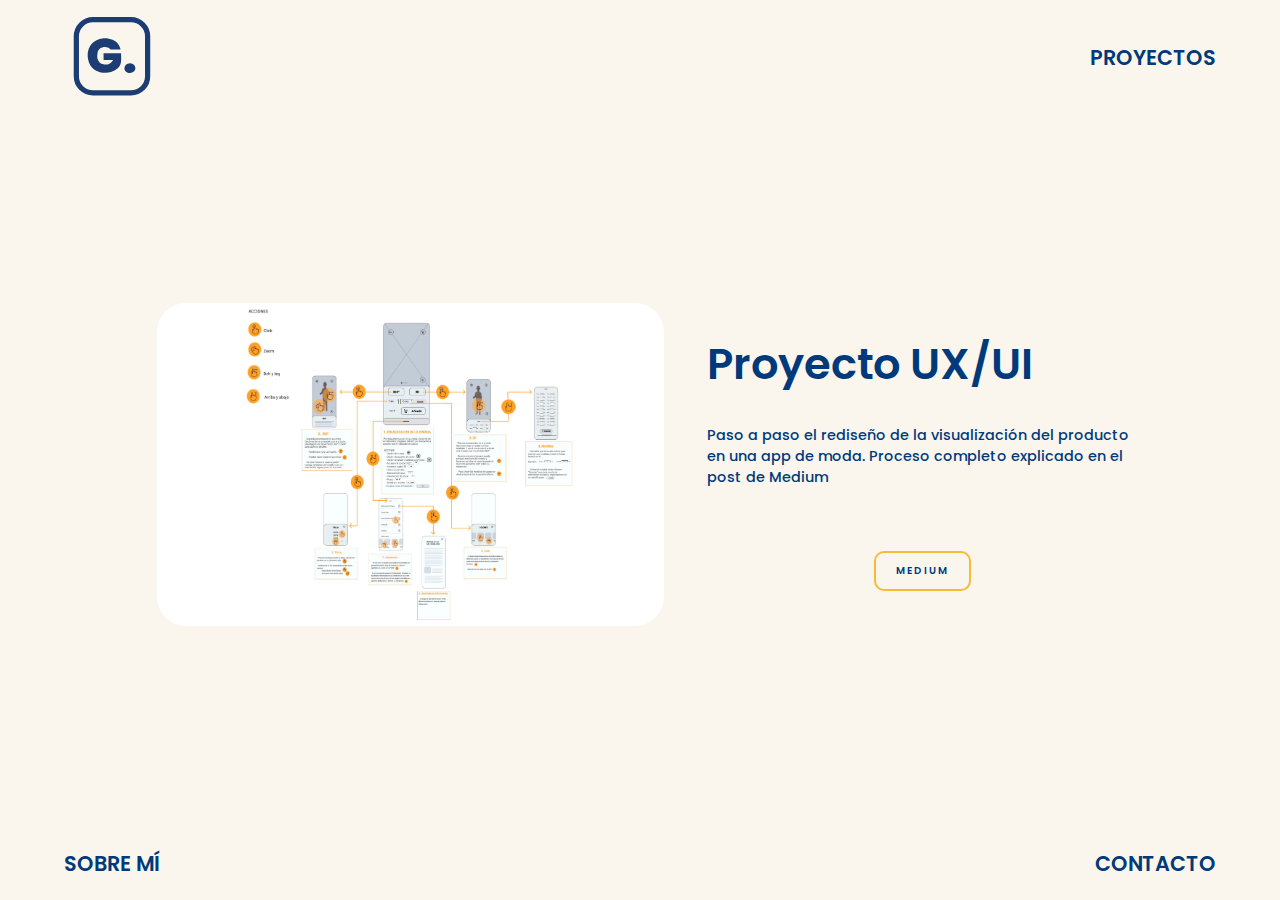
<file: ux.html>
<!DOCTYPE html>
<html lang="en">
<head>
    <meta charset="UTF-8">
    <meta http-equiv="X-UA-Compatible" content="IE=edge">
    <meta name="viewport" content="width=device-width, initial-scale=1.0">
    <title>Garbi Mélida</title>
    <link rel="shortcut icon" href="img/Logo.G.naranja.svg" />

    <link rel="stylesheet" href="https://cdn.jsdelivr.net/npm/bootstrap-icons@1.3.0/font/bootstrap-icons.css">
    <link rel="stylesheet" href="https://cdnjs.cloudflare.com/ajax/libs/font-awesome/5.15.1/css/all.min.css" integrity="sha512-+4zCK9k+qNFUR5X+cKL9EIR+ZOhtIloNl9GIKS57V1MyNsYpYcUrUeQc9vNfzsWfV28IaLL3i96P9sdNyeRssA==" crossorigin="anonymous" />

    <link rel="preconnect" href="https://fonts.gstatic.com">
    <link rel="stylesheet" href="https://fonts.googleapis.com/css2?family=Poppins:wght@100;300;400;500;600;700&display=swap" >

    <link rel="stylesheet" href="css/ux.css">
    <script src="js/app.js" defer></script>
</head>
<body>
    


    <header>
        <div class="header">
    
            <div class="centrado">
    
                <h1 class="h1">
                    <a class="logo" href="index.html" title="Logo"><img src="img/Logo.G.svg" alt="Garbi"></a>
                </h1>
    
                
                 <i class="fas fa-bars"></i>
    
                 <nav class="nav">
                    <ul class="ul">
                        <li class="li"> <a class="a" href="proyectos.html" title="proyectos"> proyectos</a></li>
                        <li class="li"> <a class="a" href="mi.html" title="sobre mi"> sobre mí</a>
                        <li class="li"> <a class="a" href="contacto.html" title="contacto"> contacto</a>
                    </ul>
                 </nav> 
                      
                 <div class="proyectos">
                    <a class="a" href="proyectos.html" title="Proyectos"> proyectos</a>
                 </div>
    
            
            </div>
    
        </div>
            
         
    </header>





<main>
    <div class="main"> 

        <div class="centrado">

            <div class="foto">
                <img class="img" src="img/PatronesDeInteraccion.jpg" alt="UX">
                
            </div>

            <div class="texto">
                <div class="descripcion">
                    <h2 class="nombre">Proyecto UX/UI</h2>
                    <p class="p">Paso a paso el rediseño de la visualización del producto en una app de moda. Proceso completo explicado en el post de Medium</p>
                    
                    
                </div>

                <div class="enlaces">
                    <a class="a" href="https://garbi-melida.medium.com/caso-de-estudio-ux-ui-paso-a-paso-el-redise%C3%B1o-visualizaci%C3%B3n-producto-de-moda-cd610ed78669" title="Github" target="_blank">Medium</a>
                    
                </div>
            </div>
            

         </div>

     </div>
          
</main>







<footer>

    <div class="footer">
        <div class="centrado">

            <div class="mi">
                <a class="a" href="mi.html" title="Sobre mi"> Sobre mí</a>
            </div>

            <div class="social">
                <ul class="rrss">
                <li class="red-social"><a class="a" href="https://www.instagram.com/soy.garbi/" title="Instagram" target="_blank" rel="noopener noreferrer"><i class="fab fa-instagram"></i></a></li>
                <li class="red-social"><a class="a" href="https://github.com/garbimelida" title="Github" target="_blank" rel="noopener noreferrer"><i class="fab fa-github"></i></a></li>
                <li class="red-social"><a class="a" href="https://www.linkedin.com/in/garbimelida/" title="linkedin" target="_blank" rel="noopener noreferrer"><i class="fab fa-linkedin"></i></a></li> 
                </ul>
            </div>

            <div class="contacto">
                <a class="a" href="contacto.html" title="Contacto"> Contacto</a>
            </div>

            

        </div>
    </div>

</footer>




</body>
</html>
</file>
<file: css/index.css>
* {
  margin: 0;
  padding: 0;
  border: 0;
  box-sizing: border-box;
}

:root {
  --tipo1: "Poppins", sans-serif;
  --tipo2: "Poppins", sans-serif;
  --fondo:#faf6ed;
  --azul: #003a7b;
  --naranja: #f7bc35;
  --medio:#fbdf9c;
}

a {
  display: block;
  color: inherit;
  text-decoration: none;
}

p a {
  display: inline-flex;
}

li {
  list-style-type: none;
}

h1, h2, h3, h4, h5, h6, strong {
  font-size: inherit;
  font-weight: inherit;
}

img {
  width: 100%;
  display: block;
  object-fit: cover;
}

::selection {
  background-color: var(--naranja);
  color: var(--azul);
}

html {
  scroll-behavior: smooth;
}

body {
  height: 100%;
  background-color: var(--fondo);
  font-size: 100%;
  font-family: var(--tipo1);
  color: var(--azul);
  -webkit-font-smoothing: antialiased;
  -moz-osx-font-smoothing: grayscale;
}

/* ESTO ES LA CABEZERA */
.header {
  width: 100%;
  padding: 0.5em 0;
  background-color: var(--fondo);
  position: fixed;
  z-index: 2;
  top: 0;
  font-weight: 600;
  font-size: 1.3em;
  text-transform: uppercase;
}

.header .centrado {
  width: 90%;
  /* background-color: lightcoral; */
  margin: auto;
  display: flex;
  flex-flow: row nowrap;
  justify-content: space-between;
  align-items: center;
  align-content: initial;
}

.header .h1 {
  width: 4.5em;
  /* background-color: lightcyan; */
}

header .logo:hover {
  transform: scale(1.3);
  transition: all 0.5s ease;
}

.header .fas {
  font-size: 1.3em;
  display: none;
}

header .nav {
  /* background-color: red; */
  display: none;
}

.header .ul {
  display: flex;
  flex-flow: row nowrap;
  justify-content: flex-end;
  align-items: center;
  align-content: initial;
}

.header .li {
  width: 100%;
  margin: 0 0 0 1em;
}

header .a:hover {
  color: var(--naranja);
}

/* ESTO ES EL CUERPO  */
.main {
  width: 100%;
  min-height: 100vh;
  /* background-color: rgb(32, 34, 178); */
  position: relative;
  z-index: 1;
  display: flex;
  flex-flow: row nowrap;
  justify-content: center;
  align-items: center;
  align-content: initial;
}

.main .centrado {
  width: 90%;
  margin: auto;
  /* background-color: hotpink; */
  display: flex;
  flex-flow: row nowrap;
  justify-content: center;
  align-items: center;
  align-content: initial;
}

.main .fondo {
  width: 70%;
  /* background-color: lightskyblue; */
  margin: auto;
  animation: aparecer1 4s ease 1 both;
}

.main .circulo {
  width: 55%;
  height: 65vh;
  margin: auto;
  background-color: var(--naranja);
  border-radius: 50%;
  display: flex;
  flex-flow: column nowrap;
  justify-content: center;
  align-items: center;
  align-content: initial;
}

.main .texto {
  width: 80%;
  /* background-color: blueviolet; */
  display: flex;
  flex-flow: column nowrap;
  justify-content: center;
  align-items: initial;
  align-content: center;
  font-weight: 600;
}

.main .p1 {
  color: var(--medio);
  /* background-color: violet; */
  margin: auto;
  font-size: 3.5em;
}

.main .h2 {
  /* background-color: green; */
  margin: auto;
  font-size: 4em;
}

.main .h3 {
  /* background-color: green; */
  margin: 0 auto 4em;
}

/* .main .texto2{
  background-color: yellow;
}
 */
/* ESTO ES EL PIE */
.footer {
  width: 100%;
  /* background-color: lightgreen; */
  position: fixed;
  bottom: 0;
  z-index: 3;
  font-weight: 600;
  font-size: 1.3em;
  text-transform: uppercase;
}

.footer .centrado {
  width: 90%;
  /* background-color: lightpink; */
  margin: 1em auto;
  display: flex;
  flex-flow: row nowrap;
  justify-content: space-between;
  align-items: center;
}

.footer .mi:hover {
  color: var(--naranja);
}

.footer .rrss {
  display: flex;
  flex-flow: row nowrap;
  justify-content: space-between;
  align-items: flex-end;
}

.footer .red-social {
  margin: 0 1em;
  font-size: 1em;
}

.footer .red-social:hover {
  color: var(--naranja);
}

.footer .contacto:hover {
  color: var(--naranja);
}

/* ESTO ES RESPONSIVE-MOVIL */
@media screen and (max-width: 915px) {
  .header .proyectos {
    display: none;
  }

  .header .fas {
    display: flex;
    /* font-size: 2em; */
  }

  .header .centrado {
    display: flex;
    flex-flow: row wrap;
    justify-content: space-between;
    align-items: center;
    align-content: initial;
  }

  .header .nav {
    /* background-color: aliceblue; */
    width: 100%;
    height: 90vh;
    display: flex;
    flex-flow: column nowrap;
    justify-content: flex-start;
    align-items: center;
    align-content: initial;
    background-color: var(--fondo);
    display: none;
  }

  .header .nav.ver {
    display: flex;
  }

  .header .ul {
    display: flex;
    flex-flow: column wrap;
    justify-content: center;
    align-items: center;
    align-content: initial;
    margin: 1.5em 0;
  }

  .header .li {
    margin: 1.5em 0;
  }

  .main .fondo {
    width: 100%;
    padding: 0 0 5em 0;
  }

  .main .circulo {
    width: 95%;
    height: 45vh;
  }

  .main .p1 {
    font-size: 3em;
  }

  .main .h2 {
    font-size: 3.4em;
  }

  .footer {
    display: none;
  }
}
@media screen and (min-width: 768px) and (max-width: 1024px) {
  .main .circulo {
    width: 65%;
  }
}
@keyframes aparecer1 {
  0% {
    transform: scale(0);
    -webkit-transform: scale(0);
  }
  100% {
    transform: scale(1);
    -webkit-transform: scale(1);
  }
}
</file>
<file: css/contacto.css>
* {
  margin: 0;
  padding: 0;
  border: 0;
  box-sizing: border-box;
}

:root {
  --tipo1: "Poppins", sans-serif;
  --tipo2: "Poppins", sans-serif;
  --fondo:#faf6ed;
  --azul: #003a7b;
  --naranja: #f7bc35;
  --medio:#fbdf9c;
}

a {
  display: block;
  color: inherit;
  text-decoration: none;
}

p a {
  display: inline-flex;
}

li {
  list-style-type: none;
}

h1, h2, h3, h4, h5, h6, strong {
  font-size: inherit;
  font-weight: inherit;
}

img {
  width: 100%;
  display: block;
  object-fit: cover;
}

::selection {
  background-color: var(--naranja);
  color: var(--azul);
}

html {
  scroll-behavior: smooth;
}

body {
  height: 100%;
  background-color: var(--fondo);
  font-size: 100%;
  font-family: var(--tipo1);
  color: var(--azul);
  -webkit-font-smoothing: antialiased;
  -moz-osx-font-smoothing: grayscale;
}

/* ESTO ES LA CABECERA */
.header {
  width: 100%;
  padding: 0.5em 0;
  background-color: var(--fondo);
  position: fixed;
  z-index: 2;
  top: 0;
  font-weight: 600;
  font-size: 1.3em;
  text-transform: uppercase;
}

.header .centrado {
  width: 90%;
  /* background-color: lightcoral; */
  margin: auto;
  display: flex;
  flex-flow: row nowrap;
  justify-content: space-between;
  align-items: center;
  align-content: initial;
}

.header .h1 {
  width: 4.5em;
  /* background-color: lightcyan; */
}

header .logo:hover {
  transform: scale(1.3);
  transition: all 0.5s ease;
}

.header .fas {
  font-size: 1.3em;
  display: none;
}

header .nav {
  /* background-color: red; */
  display: none;
}

.header .ul {
  display: flex;
  flex-flow: row nowrap;
  justify-content: flex-end;
  align-items: center;
  align-content: initial;
}

.header .li {
  margin: 0 0 0 1em;
}

/* .header .proyectos{
  background-color: hotpink;

} */
header .a:hover {
  color: var(--naranja);
}

/* ESTO ES EL CUERPO */
.main {
  width: 100%;
  min-height: 100vh;
  /* background-color: rgb(32, 34, 178); */
  position: relative;
  z-index: 1;
  display: flex;
  flex-flow: row nowrap;
  justify-content: center;
  align-items: center;
  align-content: initial;
  font-weight: 500;
  font-size: 1.5em;
}

.main .centrado {
  width: 90%;
  margin: auto;
  /* background-color: hotpink; */
  display: flex;
  flex-flow: row nowrap;
  justify-content: center;
  align-items: center;
  align-content: initial;
  animation: aparecer1 3s ease 1 both;
}

.main .info {
  width: 70%;
  height: 15em;
  /* background-color:lightblue; */
  margin: auto;
  display: flex;
  flex-flow: column nowrap;
  justify-content: center;
  align-items: initial;
  align-content: center;
}

.main .apartado {
  width: 100%;
  /* background-color: lavenderblush; */
  padding: 1.5em;
  margin: auto;
  display: flex;
  flex-flow: row wrap;
  justify-content: flex-start;
  align-items: center;
  align-content: initial;
}

.main .rrss {
  width: 20%;
  /* background-color: lavenderblush; */
  margin-left: 2.2em;
  display: flex;
  flex-flow: row nowrap;
  justify-content: flex-start;
  align-items: center;
  align-content: initial;
}

.main .red-social {
  margin: 0 2em 0 0;
}

.main .p1 {
  margin: 0 3em 0 0;
  font-weight: 600;
}

.main .p2 {
  margin: 0 4em 0 0;
  font-weight: 600;
}

.main .p {
  font-weight: 600;
}

.main .a {
  font-size: 1.3em;
}

.main .a:hover {
  color: var(--naranja);
}

/* ESTO ES EL PIE */
.footer {
  width: 100%;
  /* background-color: lightgreen; */
  position: fixed;
  bottom: 0;
  z-index: 3;
  font-weight: 600;
  font-size: 1.3em;
  text-transform: uppercase;
}

.footer .centrado {
  width: 90%;
  /* background-color: lightpink; */
  margin: 1em auto;
  display: flex;
  flex-flow: row nowrap;
  justify-content: space-between;
  align-items: center;
}

.footer .mi:hover {
  color: var(--naranja);
}

.footer .red-social:hover {
  color: var(--naranja);
}

.footer .contacto:hover {
  color: var(--naranja);
}

@media screen and (max-width: 915px) {
  .header .proyectos {
    display: none;
  }

  .header .fas {
    display: flex;
    /* font-size: 2em; */
  }

  .header .centrado {
    display: flex;
    flex-flow: row wrap;
    justify-content: space-between;
    align-items: center;
    align-content: initial;
  }

  .header .nav {
    /* background-color: aliceblue; */
    width: 100%;
    height: 90vh;
    display: flex;
    flex-flow: column nowrap;
    justify-content: flex-start;
    align-items: center;
    align-content: initial;
    background-color: var(--fondo);
    display: none;
  }

  .header .nav.ver {
    display: flex;
  }

  .header .ul {
    display: flex;
    flex-flow: column wrap;
    justify-content: center;
    align-items: center;
    align-content: initial;
    margin: 1.5em 0;
  }

  .header .li {
    width: 100%;
    margin: 1.5em 0;
  }

  .main .centrado {
    width: 100%;
  }

  .main .info {
    width: 100%;
    display: flex;
    flex-flow: column nowrap;
    justify-content: center;
    align-items: center;
    align-content: initial;
  }

  .main .apartado {
    width: 100%;
    display: flex;
    flex-flow: column nowrap;
    justify-content: center;
    align-items: center;
    align-content: initial;
    font-size: 0.8em;
  }

  .main .p1 {
    margin: 0.2em auto;
  }

  .main .p2 {
    margin: auto;
  }

  .main .p {
    margin: auto;
  }

  .main .rrss {
    margin: auto;
    display: flex;
    flex-flow: row nowrap;
    justify-content: space-around;
    align-items: center;
    align-content: initial;
  }

  .main .red-social {
    margin: auto;
  }

  .main .correo {
    font-size: 0.9em;
  }

  .footer {
    display: none;
  }
}
@media screen and (min-width: 768px) and (max-width: 1024px) {
  .main .centrado {
    /* background-color: lightcoral; */
    width: 100%;
    font-size: 1.3em;
  }

  @keyframes aparecer1 {
    from {
      opacity: 0;
    }
    to {
      opacity: 1;
    }
  }
}
</file>
<file: css/disenos.css>
* {
  margin: 0;
  padding: 0;
  border: 0;
  box-sizing: border-box;
}

:root {
  --tipo1: "Poppins", sans-serif;
  --tipo2: "Poppins", sans-serif;
  --fondo:#faf6ed;
  --azul: #003a7b;
  --naranja: #f7bc35;
  --medio:#fbdf9c;
  --pop: #00397bd0;;
}

a {
  display: block;
  color: inherit;
  text-decoration: none;
}

p {
  display: inline-flex;
}

li {
  list-style-type: none;
}

h1, h2, h3, h4, h5, h6, strong {
  font-size: inherit;
  font-weight: inherit;
}

img {
  width: 100%;
  display: block;
  object-fit: cover;
}

.clear::after {
  content: "";
  display: block;
  clear: both;
}

::selection {
  background-color: var(--naranja);
  color: var(--azul);
}

html {
  scroll-behavior: smooth;
}

body {
  height: 100%;
  background-color: var(--fondo);
  font-size: 100%;
  font-family: var(--tipo1);
  color: var(--azul);
  -webkit-font-smoothing: antialiased;
  -moz-osx-font-smoothing: grayscale;
}

/* ESTO ES LA CABECERA */
.header {
  width: 100%;
  padding: 0.5em 0;
  background-color: var(--fondo);
  position: fixed;
  z-index: 2;
  top: 0;
  font-weight: 600;
  font-size: 1.3em;
  text-transform: uppercase;
}

.header .centrado {
  width: 90%;
  /* background-color: lightcoral; */
  margin: auto;
  display: flex;
  flex-flow: row nowrap;
  justify-content: space-between;
  align-items: center;
  align-content: initial;
}

.header .h1 {
  width: 4.5em;
  /* background-color: lightcyan; */
}

header .logo:hover {
  transform: scale(1.3);
  transition: all 0.5s ease;
}

.header .fas {
  font-size: 1.5em;
  display: none;
}

header .nav {
  /* background-color: red; */
  display: none;
}

.header .ul {
  display: flex;
  flex-flow: row nowrap;
  justify-content: flex-end;
  align-items: center;
  align-content: initial;
}

.header .li {
  margin: 0 0 0 1em;
}

/* .header .proyectos{
  background-color: hotpink;

} */
header .a:hover {
  color: var(--naranja);
}

/* ESTO ES EL CUERPO */
.main {
  /* background-color: khaki; */
  margin: 5em 0;
  position: relative;
  z-index: 1;
}

.main .centrado {
  width: 90%;
  /* background-color: lawngreen; */
  margin: auto;
  animation: aparecer1 4s ease 1 both;
}

.main .trabajos {
  padding: 3em 0;
  text-align: center;
  /* background-color: violet; */
  display: flex;
  flex-flow: column wrap;
  justify-content: center;
  align-content: initial;
  align-items: center;
}

.main .titulo {
  margin: 1em auto;
  font-weight: 500;
  font-size: 3em;
  text-decoration: underline;
}

.main .grid {
  width: 100%;
  margin: 1em 0 0;
  /* background-color: yellow; */
  display: grid;
  grid-template-columns: repeat(4, 1fr);
  gap: 1em;
}

.main .article {
  width: 60%;
  margin: auto;
  /* background-color: lightskyblue; */
  position: relative;
}

.main .img {
  border-radius: 5%;
  border: var(--naranja) 0.2em solid;
}

.main .article .overlay {
  width: 100%;
  height: 100%;
  background: var(--blanco-alpha);

  display: flex;
  flex-flow: column nowrap;
  justify-content: center;
  align-items: center;

  transition: all 0.5s ease;
  opacity: 0;
  position: absolute;
  top: 0;
  left: 0;
  color: var(--blanco);
  -webkit-backdrop-filter: blur(20px);
          backdrop-filter: blur(20px);
}

.trabajos .article:hover .overlay {
  opacity: 1;
  cursor: pointer;
}

.lightbox{
  width:100%;
  height: 100%;
  position: fixed;
  top:0;
  z-index: 4;
  
  
  background-color:var(--pop);
  
  display:flex; 
  flex-flow: column nowrap;
  justify-content: center;
  align-items: center;
  align-content: initial;

  color:white;

  display: none;
}

.lightbox .limi{
  width: 30%;
  margin: 1em;

}
.lightbox.ver{
  display: flex;
}
.lightbox .fa-times{
  font-size: 2em;
  cursor: pointer;
}
.lightbox img{
  max-width: 900px;
}






/* ESTO ES EL PIES */
.footer {
  width: 100%;
  background-color: var(--fondo);
  position: fixed;
  bottom: 0;
  z-index: 3;
  font-weight: 600;
  font-size: 1.3em;
  text-transform: uppercase;
}

.footer .centrado {
  width: 90%;
  /* background-color: lightpink; */
  margin: 1em auto;
  display: flex;
  flex-flow: row nowrap;
  justify-content: space-between;
  align-items: center;
}

.footer .mi:hover {
  color: var(--naranja);
}

/* .footer .social{} */
.footer .rrss {
  display: flex;
  flex-flow: row nowrap;
  justify-content: space-between;
  align-items: flex-end;
}

.footer .red-social {
  margin: 0 1em;
  font-size: 1em;
}

.footer .red-social:hover {
  color: var(--naranja);
}

.footer .contacto:hover {
  color: var(--naranja);
}

/* ESTO ES RESPONSIVE */
@media screen and (max-width: 915px) {
  .header .proyectos {
    display: none;
  }

  .header .fas {
    display: flex;
    /* font-size: 2em; */
  }

  .header .centrado {
    display: flex;
    flex-flow: row wrap;
    justify-content: space-between;
    align-items: center;
    align-content: initial;
  }


  .header .nav {
    /* background-color: aliceblue; */
    width: 100%;
    height: 90vh;
    display: flex;
    flex-flow: column nowrap;
    justify-content: flex-start;
    align-items: center;
    align-content: initial;
    background-color: var(--fondo);
    display: none;
  }

  .header .nav.ver {
    display: flex;
  }

  .header .ul {
    display: flex;
    flex-flow: column wrap;
    justify-content: center;
    align-items: center;
    align-content: initial;
    margin: 1.5em 0;
  }

  .header .li {
    width: 100%;
    margin: 1.5em 0;
  }

  .main .centrado {
    /* background-color: red; */
    width: 100%;
  }

  .main .trabajos {
    width: 100%;
    /* background-color: lightseagreen; */
  }

  .main .titulo {
    width: 100%;
    /* background-color: lightcoral; */
    font-size: 1.5em;
  }

  .trabajos .grid {
    width: 100%;
    margin: 1em 0 0;
    /* background-color: yellow; */
    display: grid;
    grid-template-columns: repeat(2, 1fr);
    gap: 1em;
  }

  .lightbox .limi{
    width: 80%;
    margin: 1em;
  
  }

  .footer {
    display: none;
  }
}
@keyframes aparecer1 {
  from {
    opacity: 0;
  }
  to {
    opacity: 1;
  }
}
</file>
<file: css/frontend.css>
* {
  margin: 0;
  padding: 0;
  border: 0;
  box-sizing: border-box;
}

:root {
  --tipo1: "Poppins", sans-serif;
  --tipo2: "Poppins", sans-serif;
  --fondo:#faf6ed;
  --azul: #003a7b;
  --naranja: #f7bc35;
  --medio:#fbdf9c;
}

a {
  display: block;
  color: inherit;
  text-decoration: none;
}

p a {
  display: inline-flex;
}

li {
  list-style-type: none;
}

h1, h2, h3, h4, h5, h6, strong {
  font-size: inherit;
  font-weight: inherit;
}

img {
  width: 100%;
  display: block;
  object-fit: cover;
}

::selection {
  background-color: var(--naranja);
  color: var(--azul);
}

html {
  scroll-behavior: smooth;
}

body {
  height: 100%;
  background-color: var(--fondo);
  font-size: 100%;
  font-family: var(--tipo1);
  color: var(--azul);
  -webkit-font-smoothing: antialiased;
  -moz-osx-font-smoothing: grayscale;
}

/* ESTO ES LA CABECERA */
.header {
  width: 100%;
  padding: 0.5em 0;
  background-color: var(--fondo);
  position: fixed;
  z-index: 2;
  top: 0;
  font-weight: 600;
  font-size: 1.3em;
  text-transform: uppercase;
}

.header .centrado {
  width: 90%;
  /* background-color: lightcoral; */
  margin: auto;
  display: flex;
  flex-flow: row nowrap;
  justify-content: space-between;
  align-items: center;
  align-content: initial;
}

.header .h1 {
  width: 4.5em;
  /* background-color: lightcyan; */
}

header .logo:hover {
  transform: scale(1.3);
  transition: all 0.5s ease;
}

.header .fas {
  font-size: 1.3em;
  display: none;
}

header .nav {
  /* background-color: red; */
  display: none;
}

.header .ul {
  display: flex;
  flex-flow: row nowrap;
  justify-content: flex-end;
  align-items: center;
  align-content: initial;
}

.header .li {
  margin: 0 0 0 1em;
}

/* .header .proyectos{
  background-color: hotpink;

} */
header .a:hover {
  color: var(--naranja);
}

/* ESTO ES EL CUERPO */
.main {
  width: 100%;
  min-height: 100vh;
  /* background-color: rgb(32, 34, 178); */
  position: relative;
  z-index: 1;
  display: flex;
  flex-flow: row nowrap;
  justify-content: center;
  align-items: center;
  align-content: initial;
  color: var(--naranja);
  font-weight: 600;
  font-size: 4em;
  text-transform: uppercase;
}

.main .centrado {
  width: 90%;
  margin: auto;
  padding: .5em;
  /* background-color: hotpink; */
  animation: aparecer1 2s ease 1 both;
}

.main .grid {
  width: 65%;
  /* background-color: yellow; */
  margin: auto;
  display: grid;
  grid-template-columns: repeat(2, 1fr);
  gap: 1em;
  display: flex;
  flex-flow: row nowrap;
  justify-content: space-between;
  align-content: center;
  align-items: initial;
}

.main .grid .article {
  width: calc 40%;
  margin: 1em 0 0 0;
  /* background-color: lightskyblue; */
  position: relative;
}

.main .grid .article:hover {
  cursor: pointer;
}

.main .grid .img {
  border-radius: .5em;
  border: var(--naranja) 0.2em solid;
}

.main .article .overlay {
  width: 100%;
  height: 100%;
  background: var(--blanco-alpha);
  display: flex;
  flex-flow: column nowrap;
  justify-content: center;
  align-items: center;
  transition: all 0.5s ease;
  opacity: 0;
  position: absolute;
  top: 0;
  left: 0;
  color: var(--blanco);
  -webkit-backdrop-filter: blur(20px);
          backdrop-filter: blur(20px);
          border-radius: .5em;
}

.main .article:hover .overlay {
  opacity: 1;
  cursor: pointer;
}

/* ESTO ES EL PIE */
.footer {
  width: 100%;
  /* background-color: lightgreen; */
  position: fixed;
  bottom: 0;
  z-index: 3;
  font-weight: 600;
  font-size: 1.3em;
  text-transform: uppercase;
}

.footer .centrado {
  width: 90%;
  /* background-color: lightpink; */
  margin: 1em auto;
  display: flex;
  flex-flow: row nowrap;
  justify-content: space-between;
  align-items: center;
}

.footer .mi:hover {
  color: var(--naranja);
}

/* .footer .social{} */
.footer .rrss {
  display: flex;
  flex-flow: row nowrap;
  justify-content: space-between;
  align-items: flex-end;
}

.footer .red-social {
  margin: 0 1em;
  font-size: 1em;
}

.footer .red-social:hover {
  color: var(--naranja);
}

.footer .contacto:hover {
  color: var(--naranja);
}

/* ESTO RESPONSIVE MOVIL */
@media screen and (max-width: 800px) {
  .header .proyectos {
    display: none;
  }

  .header .fas {
    display: flex;
    /* font-size: 2em; */
  }

  .header .centrado {
    display: flex;
    flex-flow: row wrap;
    justify-content: space-between;
    align-items: center;
    align-content: initial;
  }

  .header .nav {
    width: 100%;
    height: 90vh;
    display: flex;
    flex-flow: column nowrap;
    justify-content: flex-start;
    align-items: center;
    align-content: initial;
    background-color: var(--fondo);
    display: none;
  }

  .header .nav.ver {
    display: flex;
  }

  .header .ul {
    display: flex;
    flex-flow: column wrap;
    justify-content: center;
    align-items: center;
    align-content: initial;
    margin: 1.5em 0;
  }

  .header .li {
    width: 100%;
    margin: 1.5em 0;
  }

  .main .centrado {
    width: 100%;
    /* padding: 2.5em 0; */
  }

  .main .grid {
    width: 90%;
    height: 100vh;
    margin: auto;
    gap: 0.2em;
    display: flex;
    flex-flow: column nowrap;
    justify-content: center;
    align-content: initial;
    align-items: center;
  }

  .main .article {
    /* background-color: red; */
    width: 80%;
  }

  .footer {
    display: none;
  }
}
@media screen and (min-width: 800px) and (max-width: 900px) {
  .header .proyectos {
    display: none;
  }

  .header .fas {
    display: flex;
    /* font-size: 2em; */
  }

  .header .centrado {
    display: flex;
    flex-flow: row wrap;
    justify-content: space-between;
    align-items: center;
    align-content: initial;
  }

  .header .nav {
    width: 100%;
    height: 90vh;
    display: flex;
    flex-flow: column nowrap;
    justify-content: flex-start;
    align-items: center;
    align-content: initial;
    background-color: var(--fondo);
    display: none;
  }

  .header .nav.ver {
    display: flex;
  }

  .header .ul {
    display: flex;
    flex-flow: column wrap;
    justify-content: center;
    align-items: center;
    align-content: initial;
    margin: 1.5em 0;
  }

  .header .li {
    width: 100%;
    margin: 1.5em 0;
  }

  .main .grid {
    padding: 2em 0 1em 0;
    display: flex;
    flex-flow: column wrap;
    justify-content: center;
    align-content: center;
    align-items: initial;
    border-radius: .5em;
  }

  .footer {
    display: none;
  }
}
@keyframes aparecer1 {
  from {
    transform: translateY(-100%);
    opacity: 0;
  }
  to {
    transform: translateY(0%);
    opacity: 1;
  }
}
</file>
<file: css/mi.css>
* {
  margin: 0;
  padding: 0;
  border: 0;
  box-sizing: border-box;
}

:root {
  --tipo1: "Poppins", sans-serif;
  --tipo2: "Poppins", sans-serif;
  --fondo:#faf6ed;
  --azul: #003a7b;
  --naranja: #f7bc35;
  --medio:#fbdf9c;
}

a {
  display: block;
  color: inherit;
  text-decoration: none;
}

p a {
  display: inline-flex;
}

li {
  list-style-type: none;
}

h1, h2, h3, h4, h5, h6, strong {
  font-size: inherit;
  font-weight: inherit;
}

img {
  width: 100%;
  display: block;
  object-fit: cover;
}

::selection {
  background-color: var(--naranja);
  color: var(--azul);
}

html {
  scroll-behavior: smooth;
}

body {
  height: 100%;
  background-color: var(--fondo);
  font-size: 100%;
  font-family: var(--tipo1);
  color: var(--azul);
  -webkit-font-smoothing: antialiased;
  -moz-osx-font-smoothing: grayscale;
}

/* ESTO ES LA CABECERA */
.header {
  width: 100%;
  padding: 0.5em 0;
  background-color: var(--fondo);
  position: fixed;
  z-index: 2;
  top: 0;
  font-weight: 600;
  font-size: 1.3em;
  text-transform: uppercase;
}

.header .centrado {
  width: 90%;
  /* background-color: lightcoral; */
  margin: auto;
  display: flex;
  flex-flow: row nowrap;
  justify-content: space-between;
  align-items: center;
  align-content: initial;
}

.header .h1 {
  width: 4.5em;
  /* background-color: lightcyan; */
}

header .logo:hover {
  transform: scale(1.3);
  transition: all 0.5s ease;
}

.header .fas {
  font-size: 1.3em;
  display: none;
}

header .nav {
  /* background-color: red; */
  display: none;
}

.header .ul {
  display: flex;
  flex-flow: row nowrap;
  justify-content: flex-end;
  align-items: center;
  align-content: initial;
}

.header .li {
  margin: 0 0 0 1em;
}

/* .header .proyectos{
  background-color: hotpink;

} */
header .a:hover {
  color: var(--naranja);
}

/* ESTO ES EL CUERPO */
.main {
  width: 100%;
  min-height: 100vh;
  /* background-color: rgb(32, 34, 178); */
  position: relative;
  z-index: 1;
  display: flex;
  flex-flow: row wrap;
  justify-content: center;
  align-items: center;
  align-content: initial;
  font-weight: 500;
  font-size: 1em;
}

.main .centrado {
  width: 75%;
  margin: auto;
  /* background-color: hotpink; */
  display: flex;
  flex-flow: row wrap;
  justify-content: space-around;
  align-items: center;
  align-content: initial;
  animation: aparecer1 4s ease 1 both;
}

.main .columna {
  /* background-color: wheat; */
  width: calc(100% / 2);
}

.main .yo {
  width: 50%;
  /* background-color:rgb(116, 116, 116); */
  padding: 4em 4em 1em 2em;
}

.main .img{
  width: 100%;
  border-radius: 10%;
}

.main .texto {
  /* background-color: springgreen; */
  width: 80%;
  margin: 3em 0 0 0;
  display: flex;
  flex-flow: column wrap;
  justify-content: center;
  align-items: flex-start;
  align-content: initial;
}

.main .presentacion {
  font-weight: 600;
  font-size: 2em;
}

.main .p {
  margin: 1em 0;
}

.main .proximamente {
  margin: 1em 0;
  font-weight: 600;
  font-size: 1.2em;
  display: inline;
}

/* ESTO ES EL PIE */
.footer {
  width: 100%;
  background-color: var(--fondo);
  position: fixed;
  bottom: 0;
  z-index: 3;
  font-weight: 600;
  font-size: 1.3em;
  text-transform: uppercase;
}

.footer .centrado {
  width: 90%;
  /* background-color: lightpink; */
  margin: 1em auto;
  display: flex;
  flex-flow: row nowrap;
  justify-content: space-between;
  align-items: center;
}

.footer .mi:hover {
  color: var(--naranja);
}

/* .footer .social{} */
.footer .rrss {
  display: flex;
  flex-flow: row nowrap;
  justify-content: space-between;
  align-items: flex-end;
}

.footer .red-social {
  margin: 0 1em;
  font-size: 1em;
}

.footer .red-social:hover {
  color: var(--naranja);
}

.footer .contacto:hover {
  color: var(--naranja);
}

@media screen and (max-width: 615px) {
  .header .proyectos {
    display: none;
  }

  .header .fas {
    display: flex;
    /* font-size: 2em; */
  }

  .header .centrado {
    display: flex;
    flex-flow: row wrap;
    justify-content: space-between;
    align-items: center;
    align-content: initial;
  }

  .header .nav {
    /* background-color: rgb(17, 115, 201); */
    width: 100%;
    height: 90vh;
    display: flex;
    flex-flow: column nowrap;
    justify-content: flex-start;
    align-items: center;
    align-content: initial;
    background-color: var(--fondo);
    display: none;
  }

  .header .nav.ver {
    display: flex;
  }

  .header .ul {
    display: flex;
    flex-flow: column wrap;
    justify-content: center;
    align-items: center;
    align-content: initial;
    margin: 1.5em 0;
  }

  .header .li {
    width: 100%;
    margin: 1.5em 0;
  }

  .main .centrado {
    /* background-color: hotpink; */
    width: 100%;
    min-height: 100vh;
    padding: 5em 0 0 0;
    display: flex;
    flex-flow: column wrap;
    justify-content: center;
    align-items: center;
    align-content: initial;
  }

  .main .columna {
    /* background-color: indigo; */
    width: 100%;
  }

  .main .texto {
    width: 90%;
    margin: auto;
    padding: 0 0 2.5em 0;
    /* background-color: springgreen; */
    display: flex;
    flex-flow: column wrap;
    justify-content: center;
    align-items: center;
    align-content: initial;
  }

  .main .presentacion {
    margin: 0.5em 0;
    font-size: 3em;
  }

  .footer {
    display: none;
  }
}
@keyframes aparecer1 {
  from {
    opacity: 0;
  }
  to {
    opacity: 1;
  }
}
</file>
<file: css/pixar.css>
* {
  margin: 0;
  padding: 0;
  border: 0;
  box-sizing: border-box;
}

:root {
  --tipo1: "Poppins", sans-serif;
  --tipo2: "Poppins", sans-serif;
  --fondo:#faf6ed;
  --azul: #003a7b;
  --naranja: #f7bc35;
  --medio:#fbdf9c;
}

a {
  display: block;
  color: inherit;
  text-decoration: none;
}

p a {
  display: inline-flex;
}

li {
  list-style-type: none;
}

h1, h2, h3, h4, h5, h6, strong {
  font-size: inherit;
  font-weight: inherit;
}

img {
  width: 100%;
  display: block;
  object-fit: cover;
}

::selection {
  background-color: var(--naranja);
  color: var(--azul);
}

html {
  scroll-behavior: smooth;
}

body {
  height: 100%;
  background-color: var(--fondo);
  font-size: 100%;
  font-family: var(--tipo1);
  color: var(--azul);
  -webkit-font-smoothing: antialiased;
  -moz-osx-font-smoothing: grayscale;
}

/* ESTO ES LA CABECERA */
.header {
  width: 100%;
  padding: 0.5em 0;
  background-color: var(--fondo);
  position: fixed;
  z-index: 2;
  top: 0;
  font-weight: 600;
  font-size: 1.3em;
  text-transform: uppercase;
}

.header .centrado {
  width: 70%;
  /* background-color: lightcoral; */
  margin: auto;
  display: flex;
  flex-flow: row nowrap;
  justify-content: space-between;
  align-items: center;
  align-content: initial;
}

.header .h1 {
  width: 4.5em;
  /* background-color: lightcyan; */
}

header .logo:hover {
  transform: scale(1.3);
  transition: all 0.5s ease;
}

.header .fas {
  font-size: 1.3em;
  display: none;
}

header .nav {
  /* background-color: red; */
  display: none;
}

.header .ul {
  display: flex;
  flex-flow: row nowrap;
  justify-content: flex-end;
  align-items: center;
  align-content: initial;
}

.header .li {
  margin: 0 0 0 1em;
}

/* .header .proyectos{
  background-color: hotpink;

} */
header .a:hover {
  color: var(--naranja);
}


/* ESTO ES EL CUERPO */
.main {
  width: 100%;
  min-height: 100vh;
  /* background-color: rgb(32, 34, 178); */
  position: relative;
  z-index: 1;
  display: flex;
  flex-flow: row nowrap;
  justify-content: center;
  align-items: center;
  align-content: initial;
  font-weight: 500;
  font-size: .9em;
}

.main .centrado {
  width: 68%;
  /* background-color: hotpink; */
  padding: 6em 0 0 0;
  display: flex;
  flex-flow: row nowrap;
  justify-content: space-around;
  align-items: center;
  align-content: initial;
  animation: aparecer1 4s ease 1 both;
}

.main .foto {
  /* background-color: blue; */
  padding: 1em 3em 4em 1em;
  
}

.main .img{
  width: 100%;
  border-radius: 2em;
  /* background-color: azure; */
  
}

.main .texto {
  width: 55%;
  margin: 0 1em 0 0;
  padding: .5em;
  /* background-color: lightseagreen; */
}

.main .nombre {
  font-weight: 600;
  font-size: 3em;
}

.main .p {
  margin: 1em 0;
}

.main .p2 {
  font-weight: 600;
  font-size: 1.3em;
}

.main .a {
  /* background-color: darkcyan; */
  margin: 2em;
  padding: 1em 2em;
  border: 2px solid var(--naranja);
  border-radius: 1em;
  display: inline-flex;
  text-transform: uppercase;
  font-weight: 600;
  font-size: 0.7em;
  letter-spacing: 2px;
  color: var(--azul);
  transition: all 0.5s ease;
}

.main .a:hover {
  background-color: var(--naranja);
  color: var(--azul);
}

.main .enlaces {
  display: flex;
  flex-flow: row nowrap;
  justify-content: center;
  align-items: center;
  align-content: initial;
}

/* ESTO ES EL PIE */
.footer {
  width: 100%;
  background-color: var(--fondo);
  position: fixed;
  bottom: 0;
  z-index: 3;
  font-weight: 600;
  font-size: 1.3em;
  text-transform: uppercase;
}

.footer .centrado {
  width: 90%;
  /* background-color: lightpink; */
  margin: 1em auto;
  display: flex;
  flex-flow: row nowrap;
  justify-content: space-between;
  align-items: center;
}

.footer .mi:hover {
  color: var(--naranja);
}

/* .footer .social{} */
.footer .rrss {
  display: flex;
  flex-flow: row nowrap;
  justify-content: space-between;
  align-items: flex-end;
}

.footer .red-social {
  margin: 0 1em;
  font-size: 1em;
}

.footer .red-social:hover {
  color: var(--naranja);
}

.footer .contacto:hover {
  color: var(--naranja);
}

@media screen and (max-width: 915px) {
  .header .proyectos {
    display: none;
  }

  .header .fas {
    display: flex;
    /* font-size: 2em; */
  }

  .header .centrado {
    display: flex;
    flex-flow: row wrap;
    justify-content: space-between;
    align-items: center;
    align-content: initial;
  }

  .header .nav {
    width: 100%;
    height: 90vh;
    display: flex;
    flex-flow: column nowrap;
    justify-content: flex-start;
    align-items: center;
    align-content: initial;
    background-color: var(--fondo);
    display: none;
  }

  .header .nav.ver {
    display: flex;
  }

  .header .ul {
    display: flex;
    flex-flow: column wrap;
    justify-content: center;
    align-items: center;
    align-content: initial;
    margin: 1.5em 0;
  }

  .header .li {
    width: 100%;
    margin: 1.5em 0;
  }

  .main .centrado {
    width: 100%;
    /* background-color: hotpink; */
    padding: 8.5em 0;
    display: flex;
    flex-flow: row wrap;
    justify-content: center;
    align-items: center;
    align-content: initial;
  }

  .main .texto {
    width: 80%;
    margin: auto;
  }

  .main .descripcion {
    margin: 1em 0;
    display: flex;
    flex-flow: column wrap;
    justify-content: center;
    align-items: center;
    align-content: initial;
    font-size: 1em;
  }

  .main .nombre {
    font-size: 3em;
  }

  .main .p2 {
    margin: 1.5em 0 0 0;
  }

  .main .enlaces {
    display: flex;
    flex-flow: row wrap;
    justify-content: center;
    align-items: center;
    align-content: initial;
  }

  .footer {
    display: none;
  }
}
@keyframes aparecer1 {
  from {
    opacity: 0;
  }
  to {
    opacity: 1;
  }
}
</file>
<file: css/proyectos.css>
* {
  margin: 0;
  padding: 0;
  border: 0;
  box-sizing: border-box;
}

:root {
  --tipo1: "Poppins", sans-serif;
  --tipo2: "Poppins", sans-serif;
  --fondo:#faf6ed;
  --azul: #003a7b;
  --naranja: #f7bc35;
  --medio:#fbdf9c;
}

a {
  display: block;
  color: inherit;
  text-decoration: none;
}

p a {
  display: inline-flex;
}

li {
  list-style-type: none;
}

h1, h2, h3, h4, h5, h6, strong {
  font-size: inherit;
  font-weight: inherit;
}

img {
  width: 100%;
  display: block;
  object-fit: cover;
}

::selection {
  background-color: var(--naranja);
  color: var(--azul);
}

html {
  scroll-behavior: smooth;
}

body {
  height: 100%;
  background-color: var(--fondo);
  font-size: 100%;
  font-family: var(--tipo1);
  color: var(--azul);
  -webkit-font-smoothing: antialiased;
  -moz-osx-font-smoothing: grayscale;
}

/* ESTO ES LA CABECERA */
.header {
  width: 100%;
  padding: 0.5em 0;
  background-color: var(--fondo);
  position: fixed;
  z-index: 2;
  top: 0;
  font-weight: 600;
  font-size: 1.3em;
  text-transform: uppercase;
}

.header .centrado {
  width: 90%;
  /* background-color: lightcoral; */
  margin: auto;
  display: flex;
  flex-flow: row nowrap;
  justify-content: space-between;
  align-items: center;
  align-content: initial;
}

.header .h1 {
  width: 4.5em;
  /* background-color: lightcyan; */
}

header .logo:hover {
  transform: scale(1.3);
  transition: all 0.5s ease;
  
}

.header .fas {
  font-size: 1.3em;
  display: none;
}

header .nav {
  /* background-color: red; */
  display: none;
}

.header .ul {
  display: flex;
  flex-flow: row nowrap;
  justify-content: flex-end;
  align-items: center;
  align-content: initial;
}

.header .li {
  margin: 0 0 0 1em;
}

/* .header .proyectos{
  background-color: hotpink;

} */
header .a:hover {
  color: var(--naranja);
}

/* ESTO ES EL CUERPO */
.main {
  width: 100%;
  min-height: 100vh;
  /* background-color: rgb(32, 34, 178); */
  position: relative;
  z-index: 1;
  display: flex;
  flex-flow: row nowrap;
  justify-content: center;
  align-items: center;
  align-content: initial;
}

.main .centrado {
  width: 90%;
  margin: auto;
  /* background-color: hotpink; */
  display: flex;
  flex-flow: row nowrap;
  justify-content: center;
  align-items: center;
  align-content: initial;
  animation: aparecer1 2s ease 1 both;
}

.main .cuadrados {
  width: 90%;
  /* background-color: lightskyblue; */
  display: flex;
  flex-flow: row nowrap;
  justify-content: space-around;
  align-items: center;
  align-content: initial;
  font-weight: 600;
  font-size: 3em;
}

.main .ficha {
  width: 25%;
  height: 55vh;
  background-color: var(--azul);
  border-radius: 1em;
  display: flex;
  flex-flow: row nowrap;
  justify-content: center;
  align-items: center;
  align-content: initial;
}

.main .p1 {
  color: var(--fondo);
}

main .ficha:hover .p1 {
  color: var(--naranja);
}

.main .naranja {
  background-color: var(--naranja);
  color: var(--azul);
}

.main .naranja:hover .p2 {
  color: var(--fondo);
}

.main .amarillo {
  background-color: var(--medio);
  color: var(--naranja);
}

.main .amarillo:hover .p3 {
  color: var(--azul);
}

/* ESTO ES EL PIE */
.footer {
  width: 100%;
  /* background-color: lightgreen; */
  position: fixed;
  bottom: 0;
  z-index: 3;
  font-weight: 600;
  font-size: 1.3em;
  text-transform: uppercase;
}

.footer .centrado {
  width: 90%;
  /* background-color: lightpink; */
  margin: 1em auto;
  display: flex;
  flex-flow: row nowrap;
  justify-content: space-between;
  align-items: center;
}

.footer .mi:hover {
  color: var(--naranja);
}

/* .footer .social{} */
.footer .rrss {
  display: flex;
  flex-flow: row nowrap;
  justify-content: space-between;
  align-items: flex-end;
}

.footer .red-social {
  margin: 0 1em;
  font-size: 1em;
}

.footer .red-social:hover {
  color: var(--naranja);
}

.footer .contacto:hover {
  color: var(--naranja);
}

/* ESTO ES RESPONSIVE */
@media screen and (max-width: 915px) {
  .header .proyectos {
    display: none;
  }

  .header .fas {
    display: flex;
    /* font-size: 2em; */
  }

  .header .centrado {
    /* background-color: brown; */
    display: flex;
    flex-flow: row wrap;
    justify-content: space-between;
    align-items: center;
    align-content: initial;
  }

  .header .nav {
    /* background-color: aliceblue; */
    width: 100%;
    height: 90vh;
    display: flex;
    flex-flow: column nowrap;
    justify-content: flex-start;
    align-items: center;
    align-content: initial;
    background-color: var(--fondo);
    display: none;
  }

  .header .nav.ver {
    display: flex;
  }

  .header .ul {
    display: flex;
    flex-flow: column wrap;
    justify-content: center;
    align-items: center;
    align-content: initial;
    margin: 1.5em 0;
  }

  .header .li {
    width: 100%;
    margin: 1.5em 0;
  }

  .main .cuadrados {
    /* background-color: hotpink; */
    width: 90%;
    display: flex;
    flex-flow: column nowrap;
    justify-content: center;
    align-items: space-between;
    align-content: initial;
  }

  .main .ficha {
    width: 80%;
    height: 17vh;
    margin: 0.7em;
    border-radius: 2em;
  }

  .footer {
    display: none;
  }
}
@keyframes aparecer1 {
  from {
    transform: rotateX(-180deg);
    -webkit-transform: rotateX(-180deg);
    opacity: 0;
  }
  to {
    transform: rotateX(0);
    -webkit-transform: rotateX(0);
    opacity: 1;
  }
}
</file>
<file: css/stklm.css>
* {
  margin: 0;
  padding: 0;
  border: 0;
  box-sizing: border-box;
}

:root {
  --tipo1: "Poppins", sans-serif;
  --tipo2: "Poppins", sans-serif;
  --fondo:#faf6ed;
  --azul: #003a7b;
  --naranja: #f7bc35;
  --medio:#fbdf9c;
}

a {
  display: block;
  color: inherit;
  text-decoration: none;
}

p a {
  display: inline-flex;
}

li {
  list-style-type: none;
}

h1, h2, h3, h4, h5, h6, strong {
  font-size: inherit;
  font-weight: inherit;
}

img {
  width: 100%;
  display: block;
  object-fit: cover;
}

::selection {
  background-color: var(--naranja);
  color: var(--azul);
}

html {
  scroll-behavior: smooth;
}

body {
  height: 100%;
  background-color: var(--fondo);
  font-size: 100%;
  font-family: var(--tipo1);
  color: var(--azul);
  -webkit-font-smoothing: antialiased;
  -moz-osx-font-smoothing: grayscale;
}

/* ESTO ES LA CABECERA */
.header {
  width: 100%;
  padding: 0.5em 0;
  background-color: var(--fondo);
  position: fixed;
  z-index: 2;
  top: 0;
  font-weight: 600;
  font-size: 1.3em;
  text-transform: uppercase;
}

.header .centrado {
  width: 90%;
  /* background-color: lightcoral; */
  margin: auto;
  display: flex;
  flex-flow: row nowrap;
  justify-content: space-between;
  align-items: center;
  align-content: initial;
}

.header .h1 {
  width: 4.5em;
  /* background-color: lightcyan; */
}

header .logo:hover {
  transform: scale(1.3);
  transition: all 0.5s ease;
}

.header .fas {
  font-size: 1.3em;
  display: none;
}

header .nav {
  /* background-color: red; */
  display: none;
}

.header .ul {
  display: flex;
  flex-flow: row nowrap;
  justify-content: flex-end;
  align-items: center;
  align-content: initial;
}

.header .li {
  margin: 0 0 0 1em;
}

/* .header .proyectos{
  background-color: hotpink;

} */
header .a:hover {
  color: var(--naranja);
}

/* ESTO ES EL CUERPO */
.main {
  width: 100%;
  min-height: 100vh;
  /* background-color: rgb(32, 34, 178); */
  position: relative;
  z-index: 1;
  display: flex;
  flex-flow: row nowrap;
  justify-content: center;
  align-items: center;
  align-content: initial;
  font-weight: 500;
  font-size: .9em;
}

.main .centrado {
  width: 68%;
  /* background-color: hotpink; */
  padding: 6em 0 0 0;
  display: flex;
  flex-flow: row nowrap;
  justify-content: space-around;
  align-items: center;
  align-content: initial;
  animation: aparecer1 4s ease 1 both;
}

.main .foto {
  /* background-color: blue; */
  width: 65%;

  padding: 1em 0 4em;
  
}

.main .img{
  width: 80%;
  border-radius: 2em;
  /* background-color: azure; */
  
}

.main .texto {
  width: 55%;
  margin: 0 1em 0 0;
  padding: .5em;
  /* background-color: lightseagreen; */
}

.main .nombre {
  font-weight: 600;
  font-size: 3em;
}

.main .p {
  margin: 1em 0;
}

.main .p2 {
  font-weight: 600;
  font-size: 1.3em;
}

.main .a {
  /* background-color: darkcyan; */
  margin: 2em;
  padding: 1em 2em;
  border: 2px solid var(--naranja);
  border-radius: 1em;
  display: inline-flex;
  text-transform: uppercase;
  font-weight: 600;
  font-size: 0.7em;
  letter-spacing: 2px;
  color: var(--azul);
  transition: all 0.5s ease;
}

.main .a:hover {
  background-color: var(--naranja);
  color: var(--azul);
}

.main .enlaces {
  display: flex;
  flex-flow: row nowrap;
  justify-content: center;
  align-items: center;
  align-content: initial;
}


/* ESTO ES EL PIE */
.footer {
  width: 100%;
  background-color: var(--fondo);
  position: fixed;
  bottom: 0;
  z-index: 3;
  font-weight: 600;
  font-size: 1.3em;
  text-transform: uppercase;
}

.footer .centrado {
  width: 90%;
  /* background-color: lightpink; */
  margin: 1em auto;
  display: flex;
  flex-flow: row nowrap;
  justify-content: space-between;
  align-items: center;
}

.footer .mi:hover {
  color: var(--naranja);
}

/* .footer .social{} */
.footer .rrss {
  display: flex;
  flex-flow: row nowrap;
  justify-content: space-between;
  align-items: flex-end;
}

.footer .red-social {
  margin: 0 1em;
  font-size: 1em;
}

.footer .red-social:hover {
  color: var(--naranja);
}

.footer .contacto:hover {
  color: var(--naranja);
}

@media screen and (max-width: 915px) {
  .header .proyectos {
    display: none;
  }

  .header .fas {
    display: flex;
    /* font-size: 2em; */
  }

  .header .centrado {
    display: flex;
    flex-flow: row wrap;
    justify-content: space-between;
    align-items: center;
    align-content: initial;
  }

  .header .nav {
    /* background-color: aliceblue; */
    width: 100%;
    height: 90vh;
    display: flex;
    flex-flow: column nowrap;
    justify-content: flex-start;
    align-items: center;
    align-content: initial;
    background-color: var(--fondo);
    display: none;
  }

  .header .nav.ver {
    display: flex;
  }

  .header .ul {
    display: flex;
    flex-flow: column wrap;
    justify-content: center;
    align-items: center;
    align-content: initial;
    margin: 1.5em 0;
  }

  .header .li {
    width: 100%;
    margin: 1.5em 0;
  }

  .main .centrado {
    width: 100%;
    /* background-color: hotpink; */
    padding: 6em 0;
    display: flex;
    flex-flow: column wrap;
    justify-content: center;
    align-items: center;
    align-content: initial;
  }

  .main .texto {
    width: 80%;
    margin: auto;
  }

  .main .descripcion {
    /* background-color: yellow; */
    margin: 1em 0;
    padding: 0 1.4em;
    display: flex;
    flex-flow: column nowrap;
    justify-content: center;
    align-items: center;
    align-content: initial;
    font-size: 1em;
  }

  .main .foto {
    width: 60%;
  }

  .main .nombre {
    font-size: 3em;
  }

  .main .p {
    /* background-color: violet; */
    margin: auto;
  }

  .main .p2 {
    margin: 1.5em 0 0 0;
  }

  .main .enlaces {
    display: flex;
    flex-flow: row wrap;
    justify-content: center;
    align-items: center;
    align-content: initial;
  }

  .footer {
    display: none;
  }
}
@keyframes aparecer1 {
  from {
    opacity: 0;
  }
  to {
    opacity: 1;
  }
}
</file>
<file: css/ux.css>
* {
  margin: 0;
  padding: 0;
  border: 0;
  box-sizing: border-box;
}

:root {
  --tipo1: "Poppins", sans-serif;
  --tipo2: "Poppins", sans-serif;
  --fondo:#faf6ed;
  --azul: #003a7b;
  --naranja: #f7bc35;
  --medio:#fbdf9c;
}

a {
  display: block;
  color: inherit;
  text-decoration: none;
}

p a {
  display: inline-flex;
}

li {
  list-style-type: none;
}

h1, h2, h3, h4, h5, h6, strong {
  font-size: inherit;
  font-weight: inherit;
}

img {
  width: 100%;
  display: block;
  object-fit: cover;
}

::selection {
  background-color: var(--naranja);
  color: var(--azul);
}

html {
  scroll-behavior: smooth;
}

body {
  height: 100%;
  background-color: var(--fondo);
  font-size: 100%;
  font-family: var(--tipo1);
  color: var(--azul);
  -webkit-font-smoothing: antialiased;
  -moz-osx-font-smoothing: grayscale;
}

/* ESTO ES LA CABECERA */
.header {
  width: 100%;
  padding: 0.5em 0;
  background-color: var(--fondo);
  position: fixed;
  z-index: 2;
  top: 0;
  font-weight: 600;
  font-size: 1.3em;
  text-transform: uppercase;
}

.header .centrado {
  width: 90%;
  /* background-color: lightcoral; */
  margin: auto;
  display: flex;
  flex-flow: row nowrap;
  justify-content: space-between;
  align-items: center;
  align-content: initial;
}

.header .h1 {
  width: 4.5em;
  /* background-color: lightcyan; */
}

header .logo:hover {
  transform: scale(1.3);
  transition: all 0.5s ease;
  
}

.header .fas {
  font-size: 1.3em;
  display: none;
}

header .nav {
  /* background-color: red; */
  display: none;
}

.header .ul {
  display: flex;
  flex-flow: row nowrap;
  justify-content: flex-end;
  align-items: center;
  align-content: initial;
}

.header .li {
  margin: 0 0 0 1em;
}

/* .header .proyectos{
  background-color: hotpink;

} */
header .a:hover {
  color: var(--naranja);
}

/* ESTO ES EL CUERPO */
.main {
  width: 100%;
  min-height: 100vh;
  /* background-color: rgb(32, 34, 178); */
  position: relative;
  z-index: 1;
  display: flex;
  flex-flow: row nowrap;
  justify-content: center;
  align-items: center;
  align-content: initial;
  font-weight: 500;
  font-size: .9em;
}

.main .centrado {
  width: 80%;
  /* background-color: hotpink; */
  padding: 2em 0 0 0;
  display: flex;
  flex-flow: row nowrap;
  justify-content: space-around;
  align-items: center;
  align-content: initial;
  animation: aparecer1 4s ease 1 both;
}

.main .foto {
  width: 100%;
  /* background-color:beige; */
  padding: 2em 2em;
  
}

.main .img{
  width: 100%;
  border-radius: 2em;
  /* background-color: azure; */
  
}

.main .texto {
  width: 80%;
  margin: 1em;
  
  /* background-color: lightseagreen; */
}

.main .descripcion{
  /* background-color: blanchedalmond; */
  padding: 1em 0;
}

.main .nombre {
  font-weight: 600;
  font-size: 3em;
}

.main .p {
  margin: 2em 0;
}


.main .a {
  /* background-color: darkcyan; */
  margin: 2em;
  padding: 1em 2em;
  border: 2px solid var(--naranja);
  border-radius: 1em;
  display: inline-flex;
  text-transform: uppercase;
  font-weight: 600;
  font-size: 0.7em;
  letter-spacing: 2px;
  color: var(--azul);
  transition: all 0.5s ease;
}

.main .a:hover {
  background-color: var(--naranja);
  color: var(--azul);
}

.main .enlaces {
  display: flex;
  flex-flow: row nowrap;
  justify-content: center;
  align-items: center;
  align-content: initial;
}


/* ESTO ES EL PIE */
.footer {
  width: 100%;
  background-color: var(--fondo);
  position: fixed;
  bottom: 0;
  z-index: 3;
  font-weight: 600;
  font-size: 1.3em;
  text-transform: uppercase;
}

.footer .centrado {
  width: 90%;
  /* background-color: lightpink; */
  margin: 1em auto;
  display: flex;
  flex-flow: row nowrap;
  justify-content: space-between;
  align-items: center;
}

.footer .mi:hover {
  color: var(--naranja);
}

/* .footer .social{} */
.footer .rrss {
  display: flex;
  flex-flow: row nowrap;
  justify-content: space-between;
  align-items: flex-end;
}

.footer .red-social {
  margin: 0 1em;
  font-size: 1em;
}

.footer .red-social:hover {
  color: var(--naranja);
}

.footer .contacto:hover {
  color: var(--naranja);
}

/* ESTO ES RESPONSIVE */
@media screen and (max-width: 915px) {
  .header .proyectos {
    display: none;
  }

  .header .fas {
    display: flex;
    /* font-size: 2em; */
  }

  .header .centrado {
    display: flex;
    flex-flow: row wrap;
    justify-content: space-between;
    align-items: center;
    align-content: initial;
  }

  .header .nav {
    /* background-color: aliceblue; */
    width: 100%;
    height: 90vh;
    display: flex;
    flex-flow: column nowrap;
    justify-content: flex-start;
    align-items: center;
    align-content: initial;
    background-color: var(--fondo);
    display: none;
  }

  .header .nav.ver {
    display: flex;
  }

  .header .ul {
    display: flex;
    flex-flow: column wrap;
    justify-content: center;
    align-items: center;
    align-content: initial;
    margin: 1.5em 0;
  }

  .header .li {
    width: 100%;
    margin: 1.5em 0;
  }

  .main .imagen {
    width: 100%;
  }

  .footer {
    display: none;
  }
}
@keyframes aparecer1 {
  from {
    opacity: 0;
  }
  to {
    opacity: 1;
  }
}
</file>
